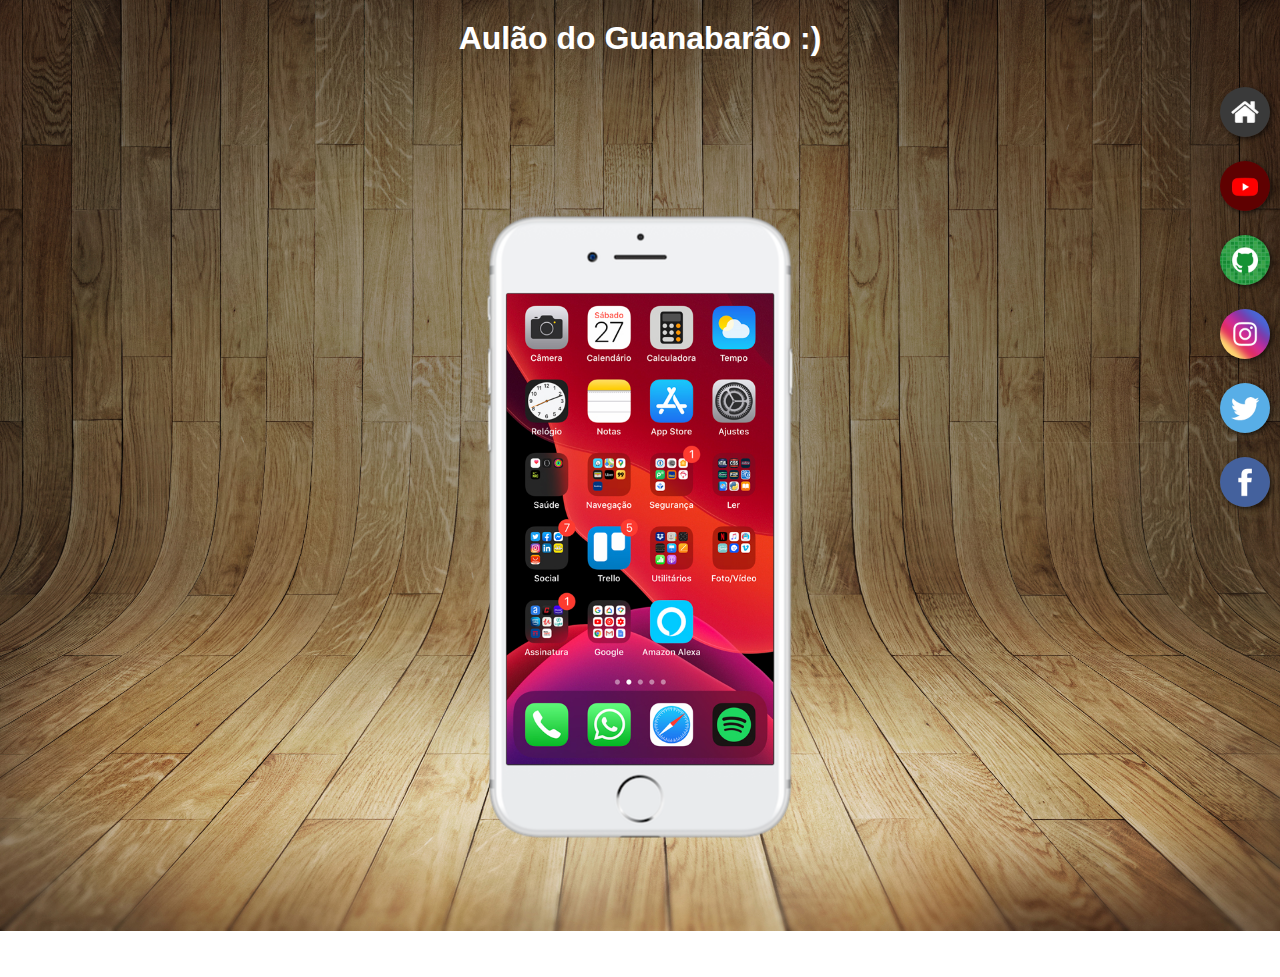
<file: criando um projeto do zero/index.html>
<!DOCTYPE html>
<html lang="pt-br">
<head>
    <meta charset="UTF-8">
    <meta http-equiv="X-UA-Compatible" content="IE=edge">
    <meta name="viewport" content="width=device-width, initial-scale=1.0">
    <link rel="shortcut icon" href="favicon.ico" type="image/x-icon">
    <link rel="stylesheet" href="styles/estilo.css">
    <title>Projeto redes sociais</title>
</head>
<body>
    <h1>Aulão do Guanabarão :)</h1>
    <main>
        <section id="telefone">
            <iframe src="home.html" name="tela" id="tela" frameborder="0">
                <p>Esse recurso não é compativel com o seu</p>
            </iframe>
        </section>
        <section id="redes-sociais">
            <a href="home.html" target="tela"><img src="imagens/logo-home.jpg" alt="Home"></a> <br>
            <a href="youtube.html" target="tela"><img src="imagens/logo-youtube.jpg" alt="Youtube"></a> <br>
            <a href="github.html" target="tela"><img src="imagens/logo-github.jpg" alt="Github"></a> <br>
            <a href="instagram.html" target="tela"><img src="imagens/logo-instagram.jpg" alt="Instagram"></a> <br>
            <a href="twitter.html" target="tela"><img src="imagens/logo-twitter.jpg" alt="Twitter"></a> <br>
            <a href="facebook.html" target="tela"><img src="imagens/logo-facebook.jpg" alt="Facebook"></a> <br>
        </section>
    </main>
</body>
</html>
</file>
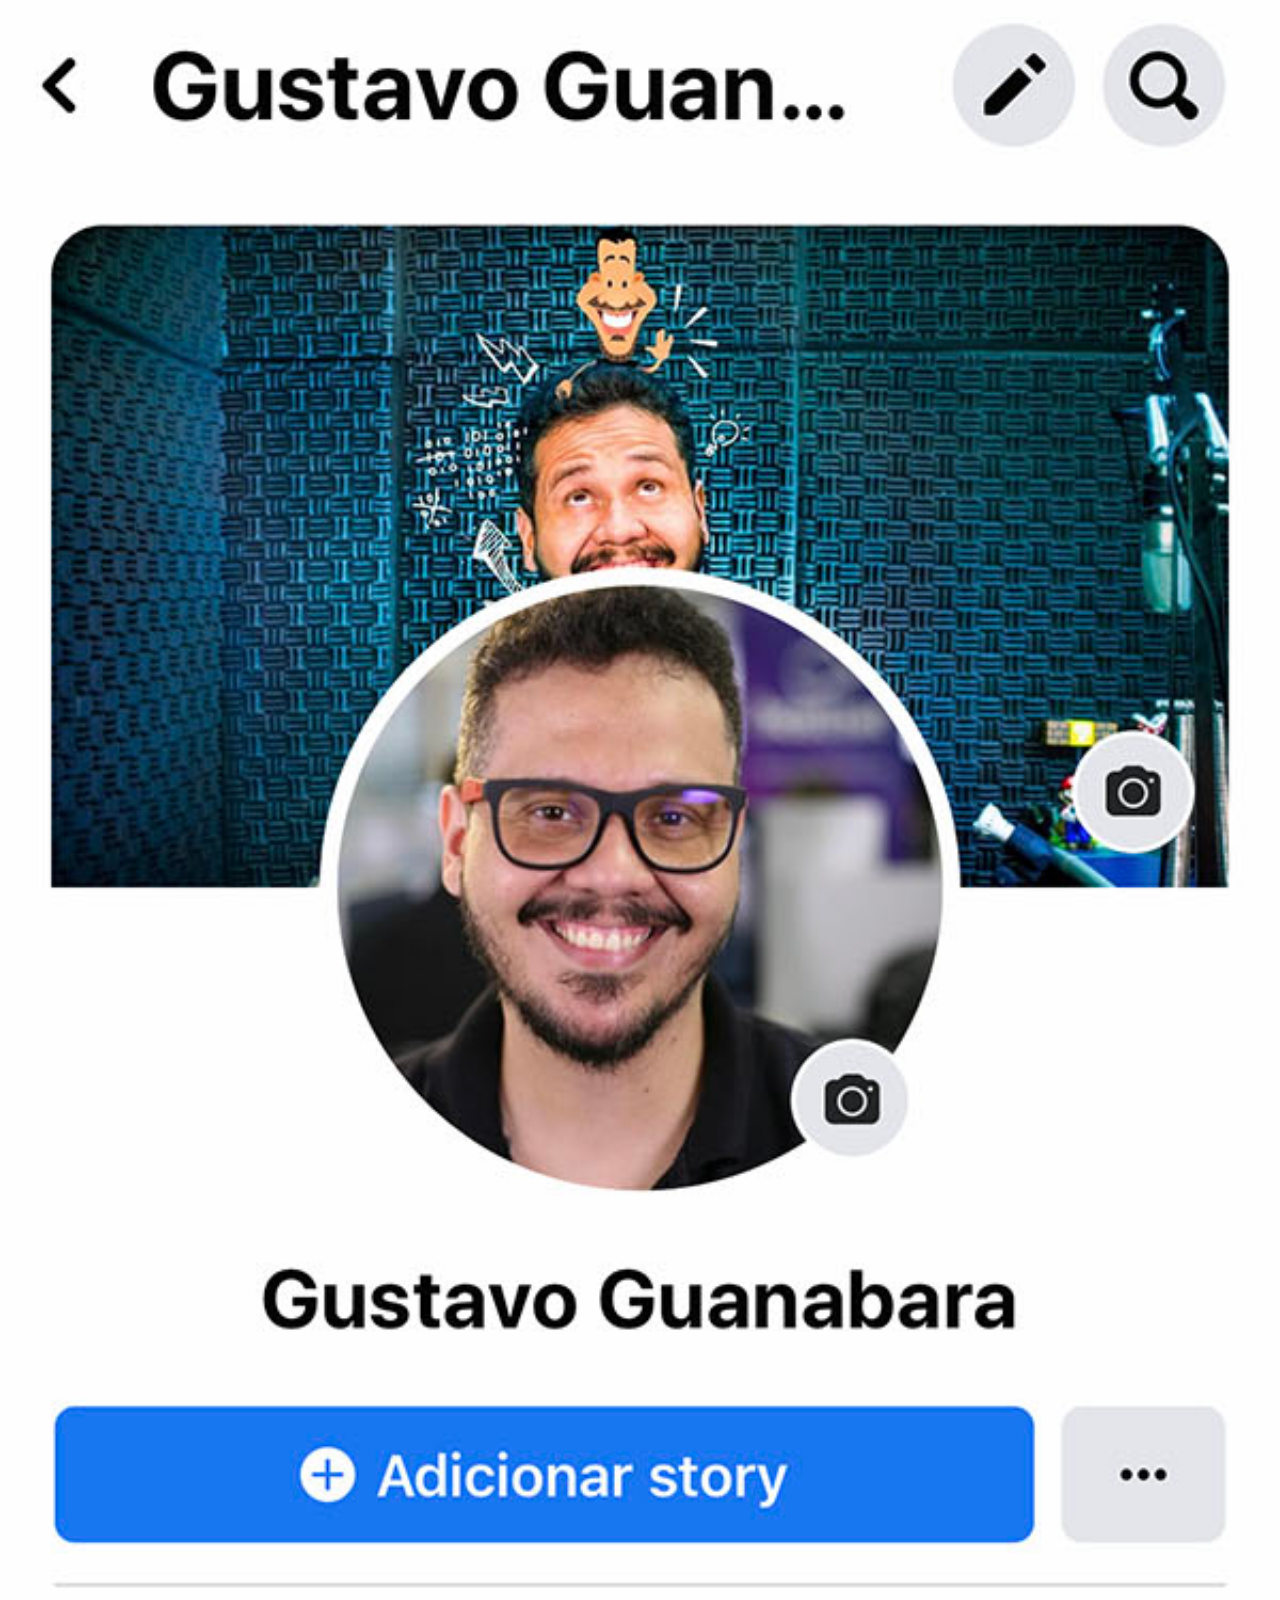
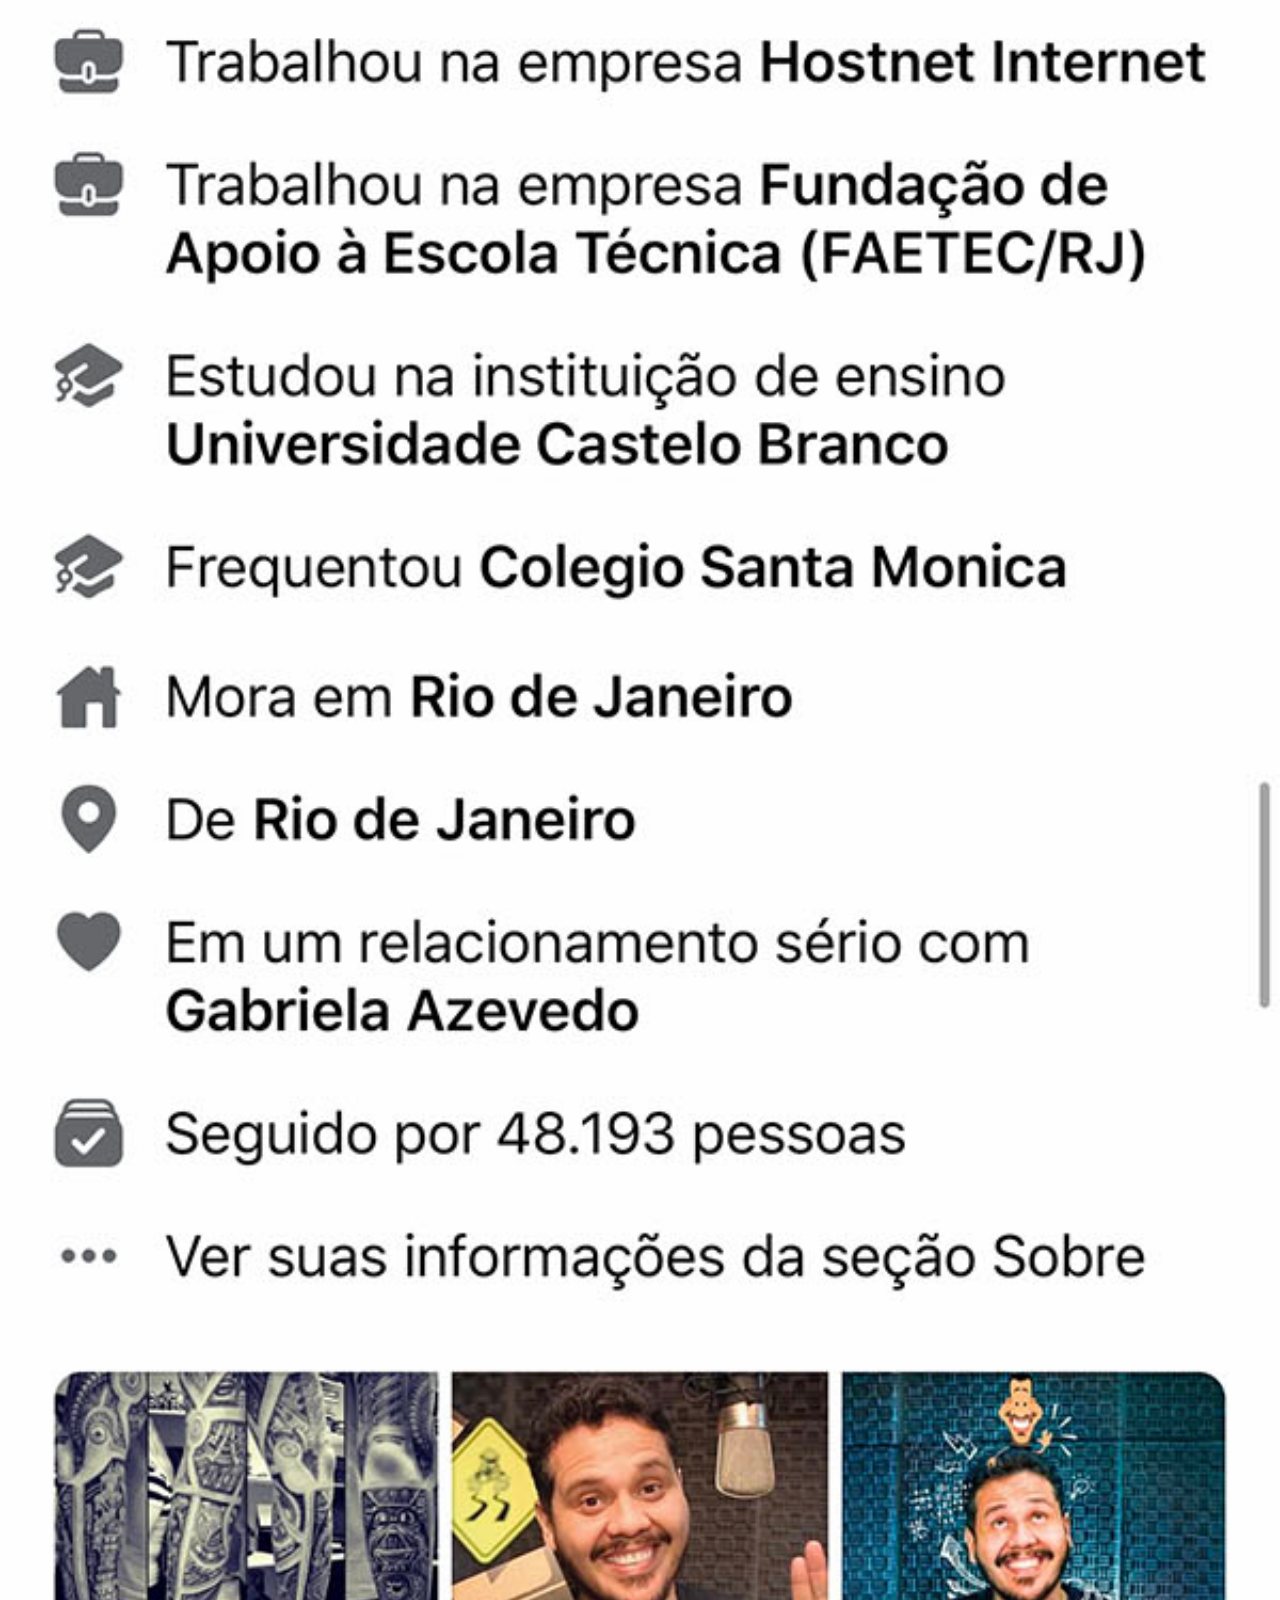
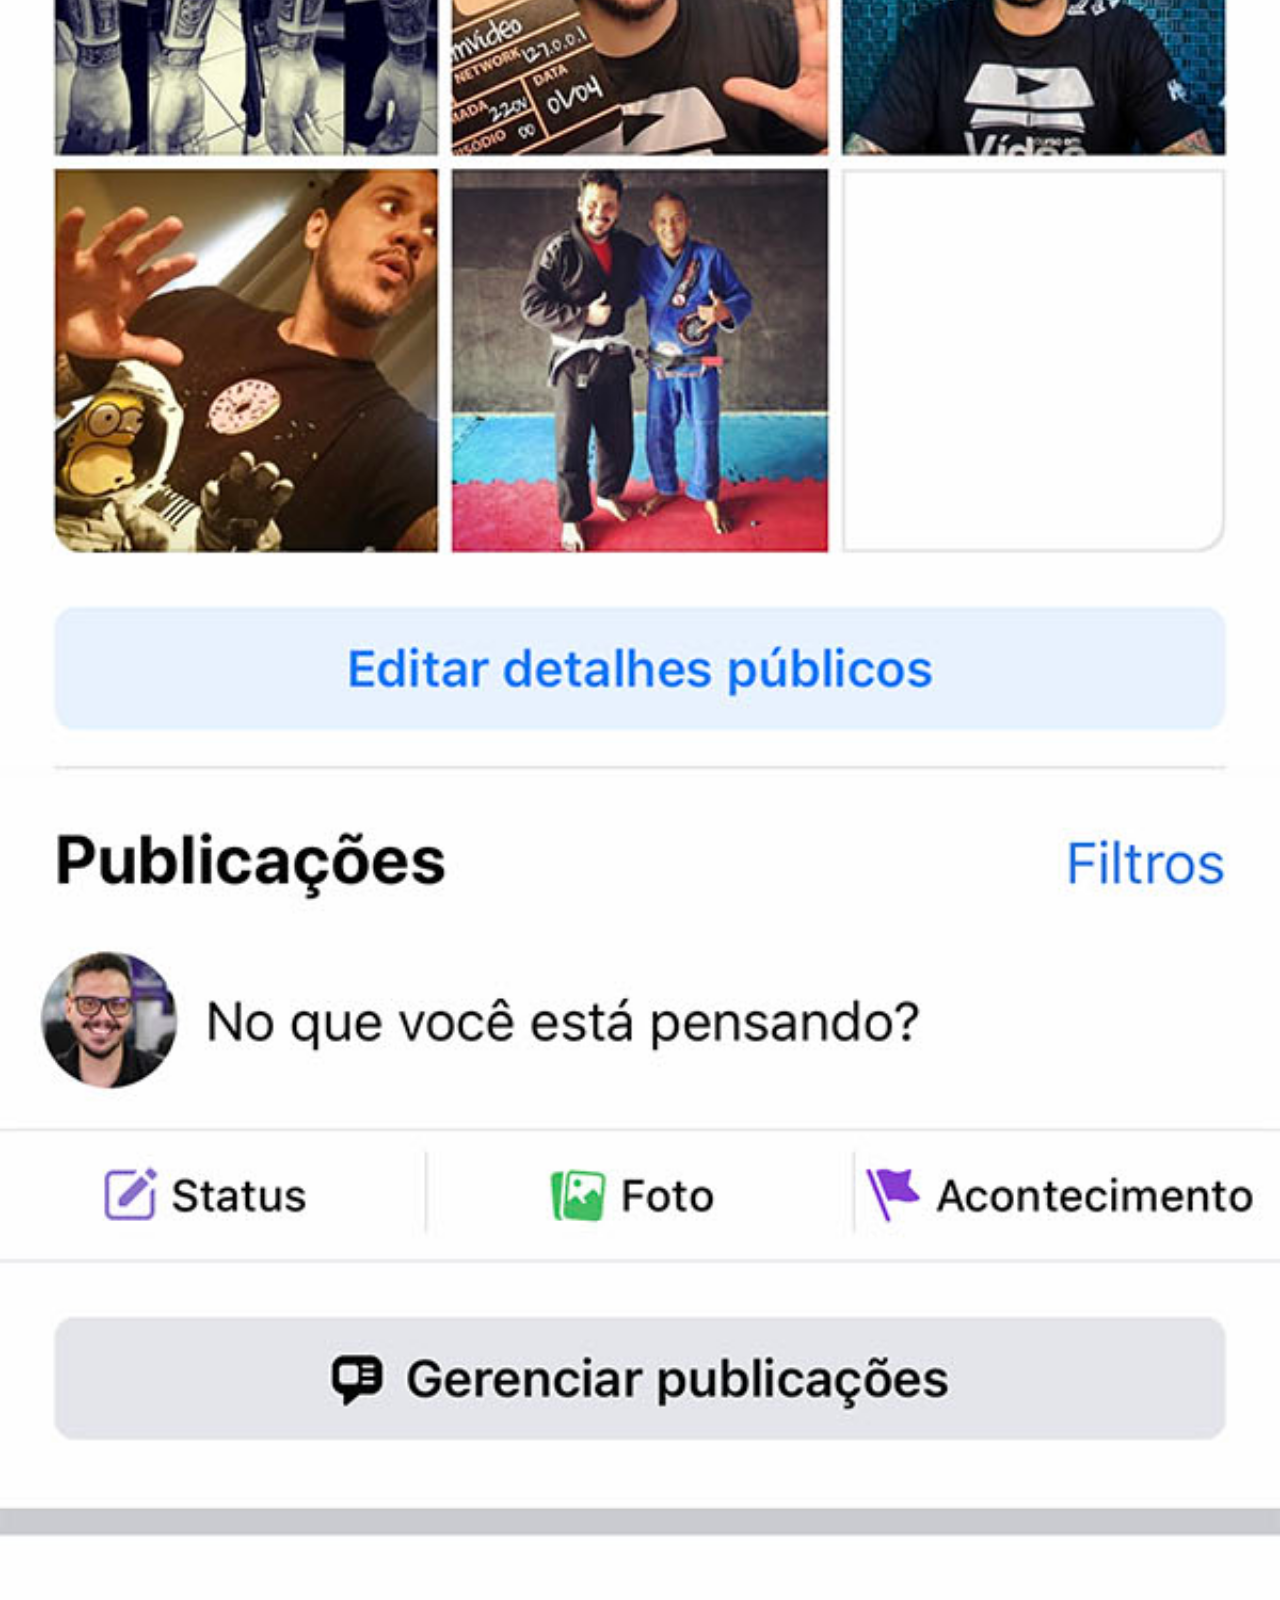
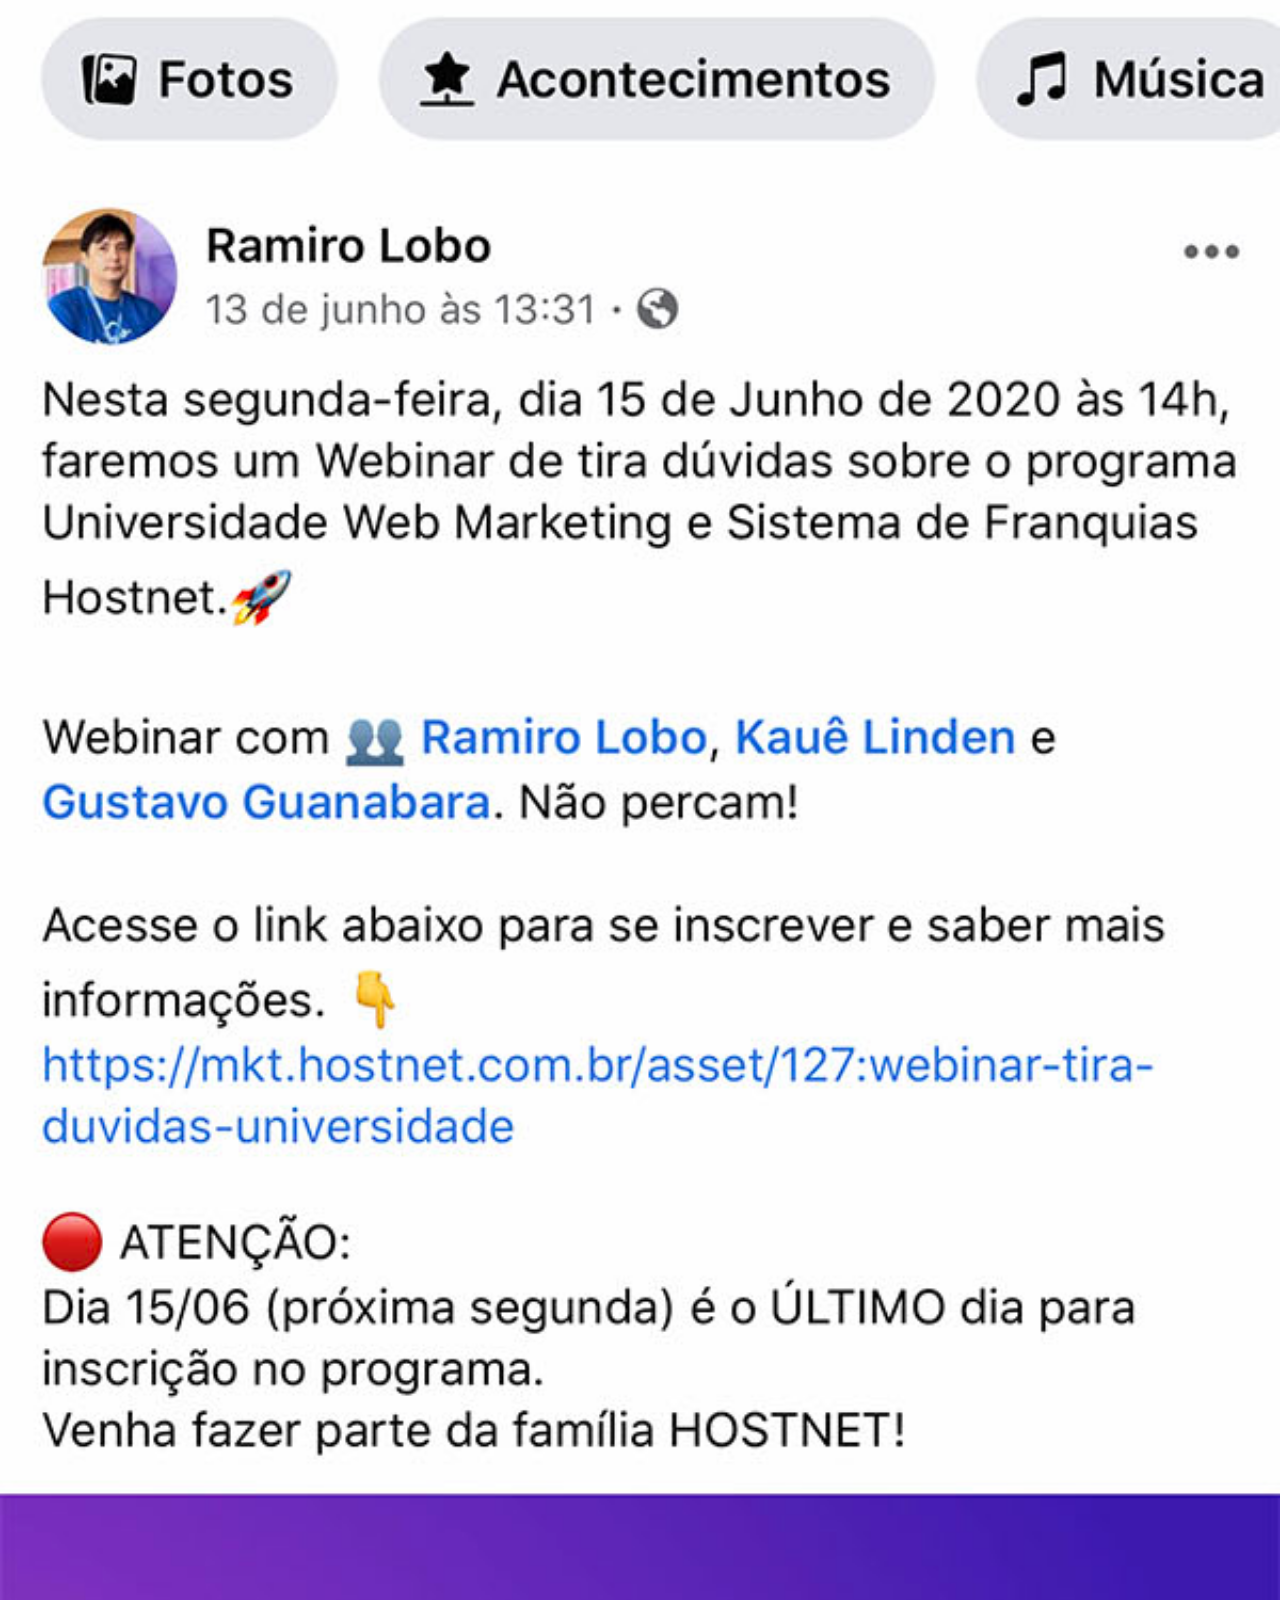
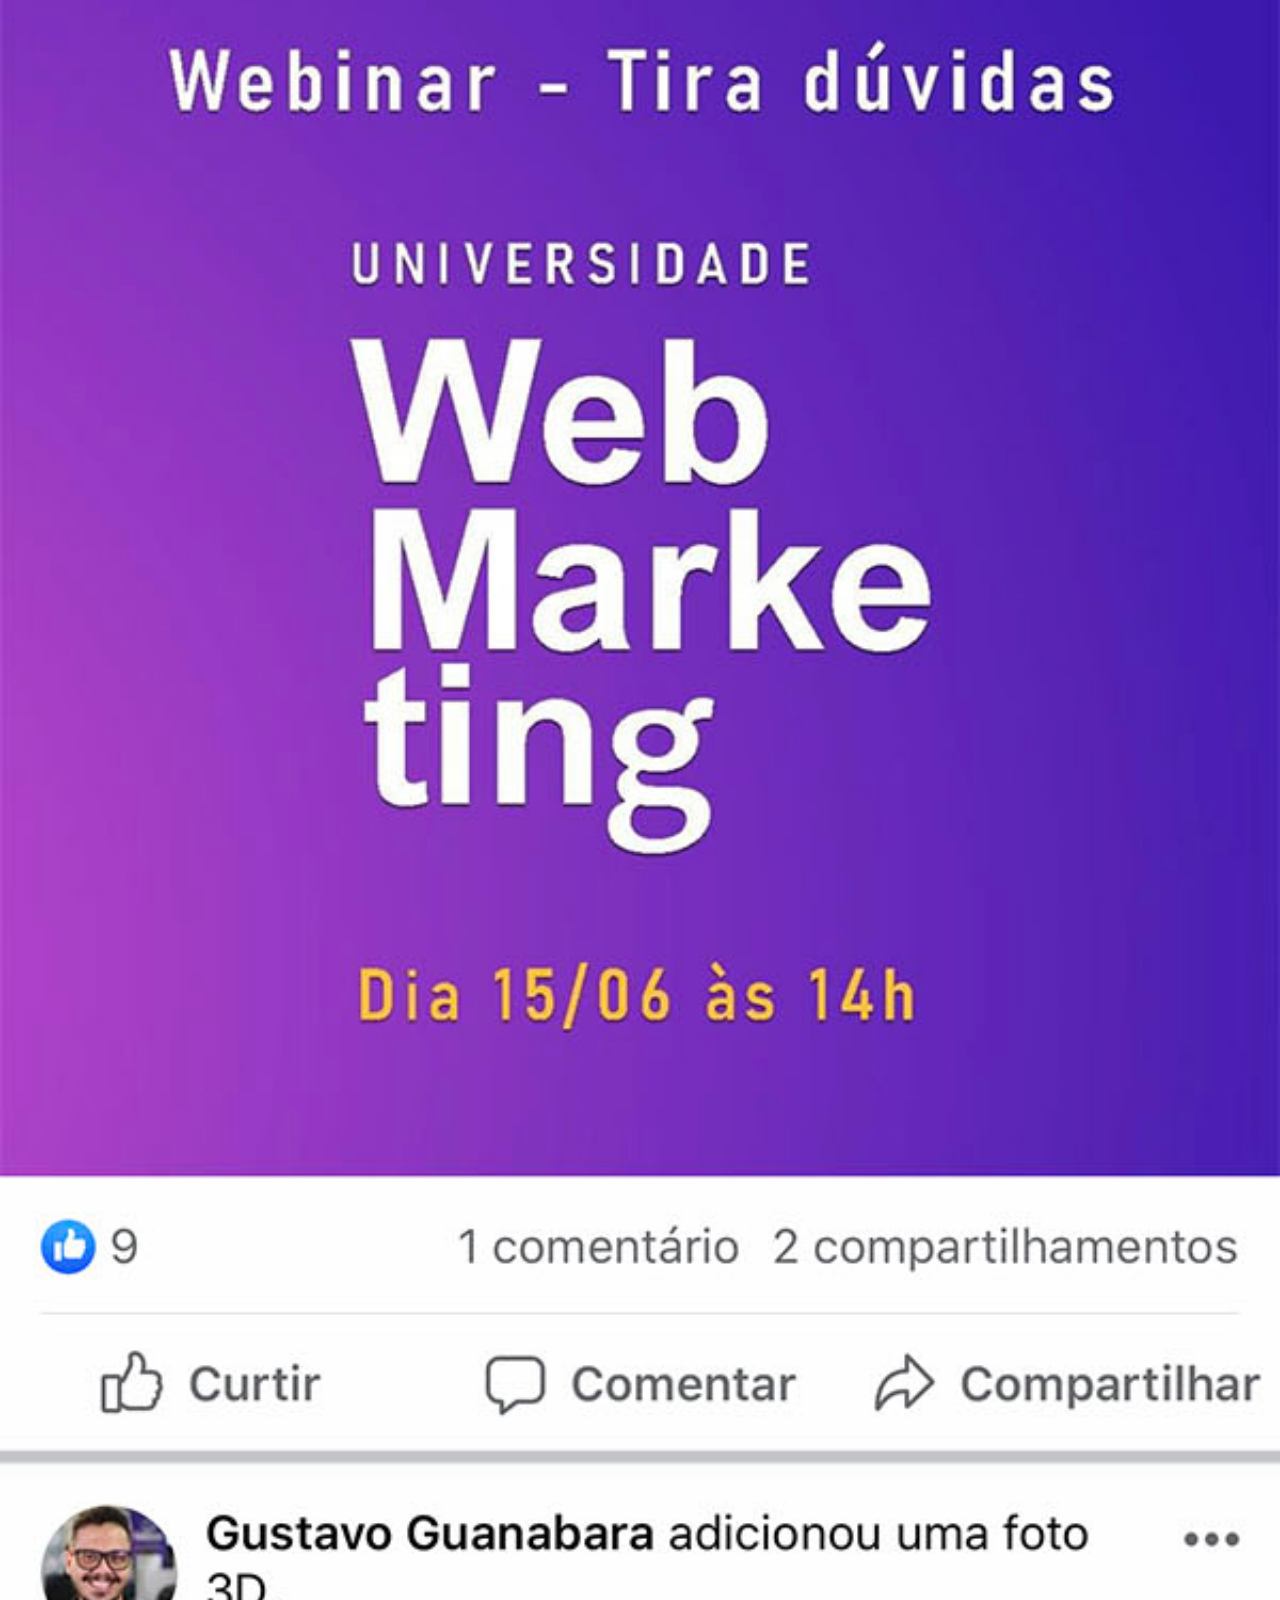
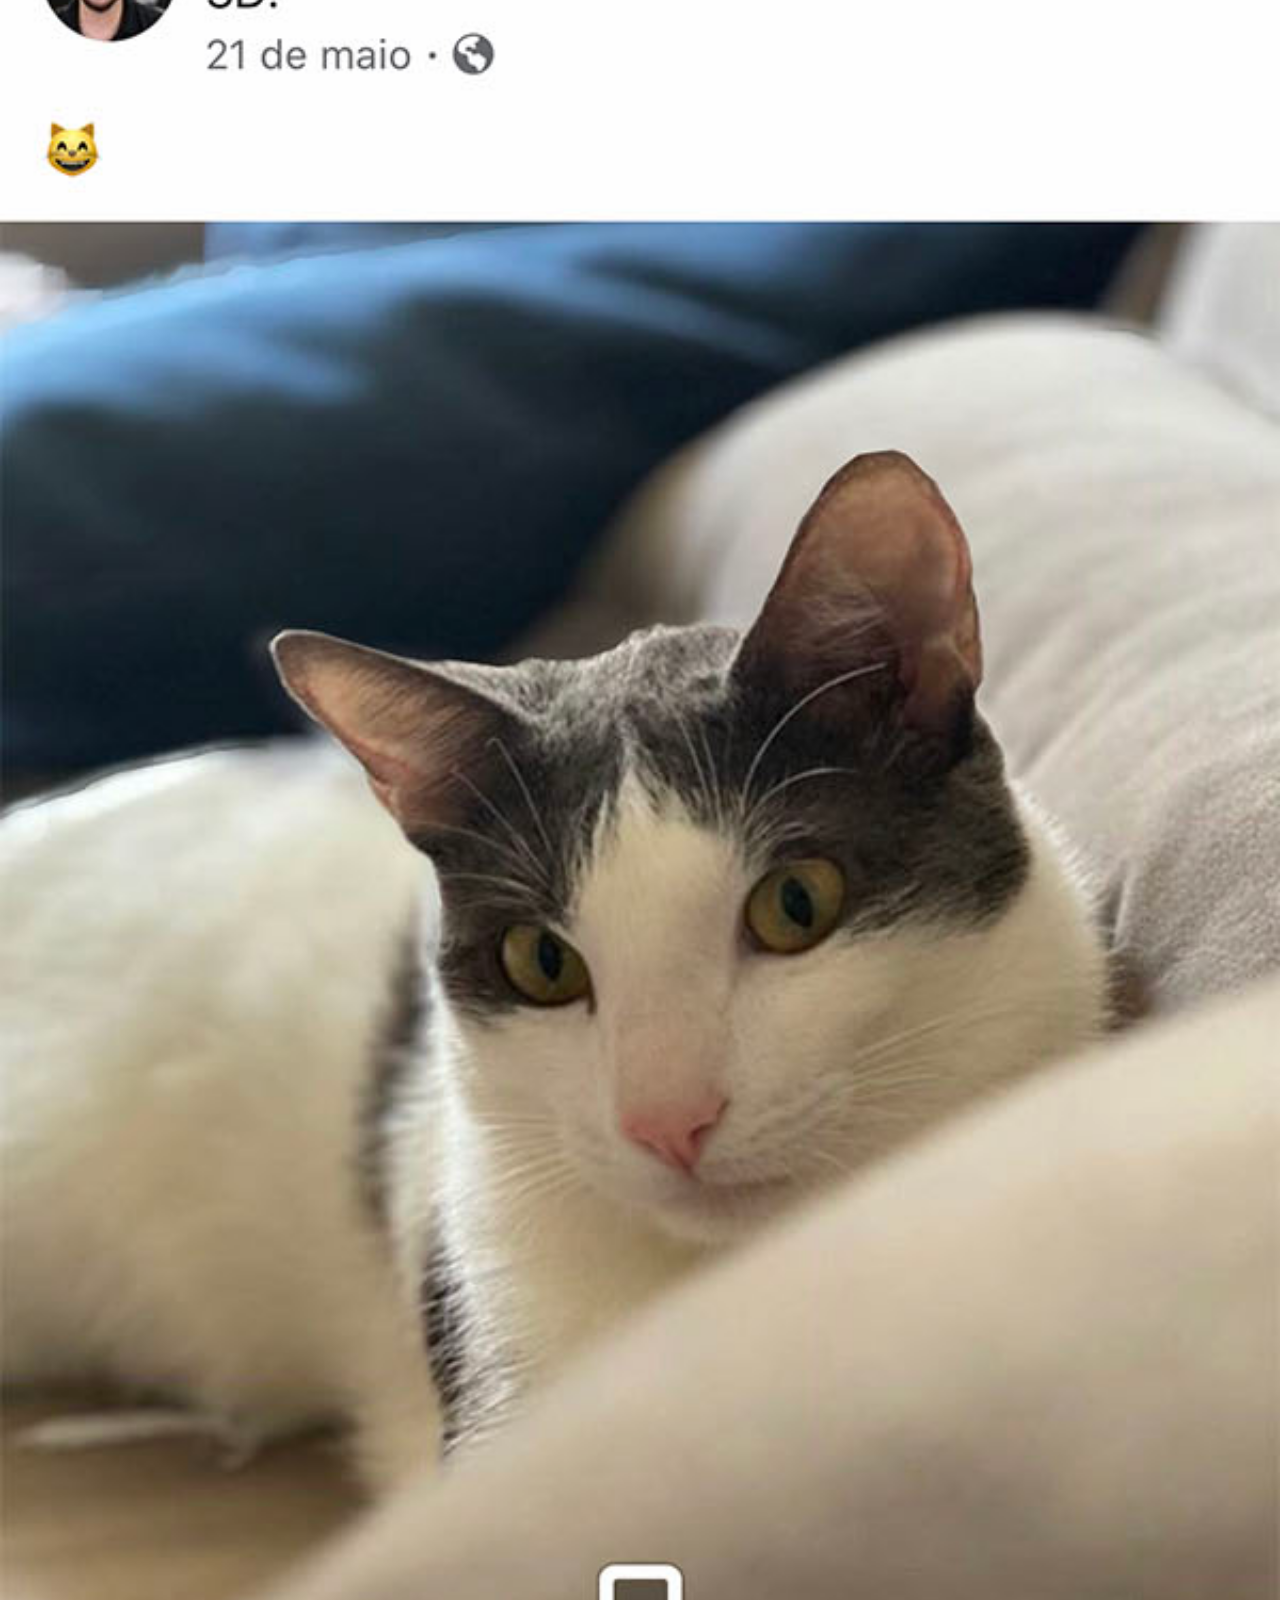
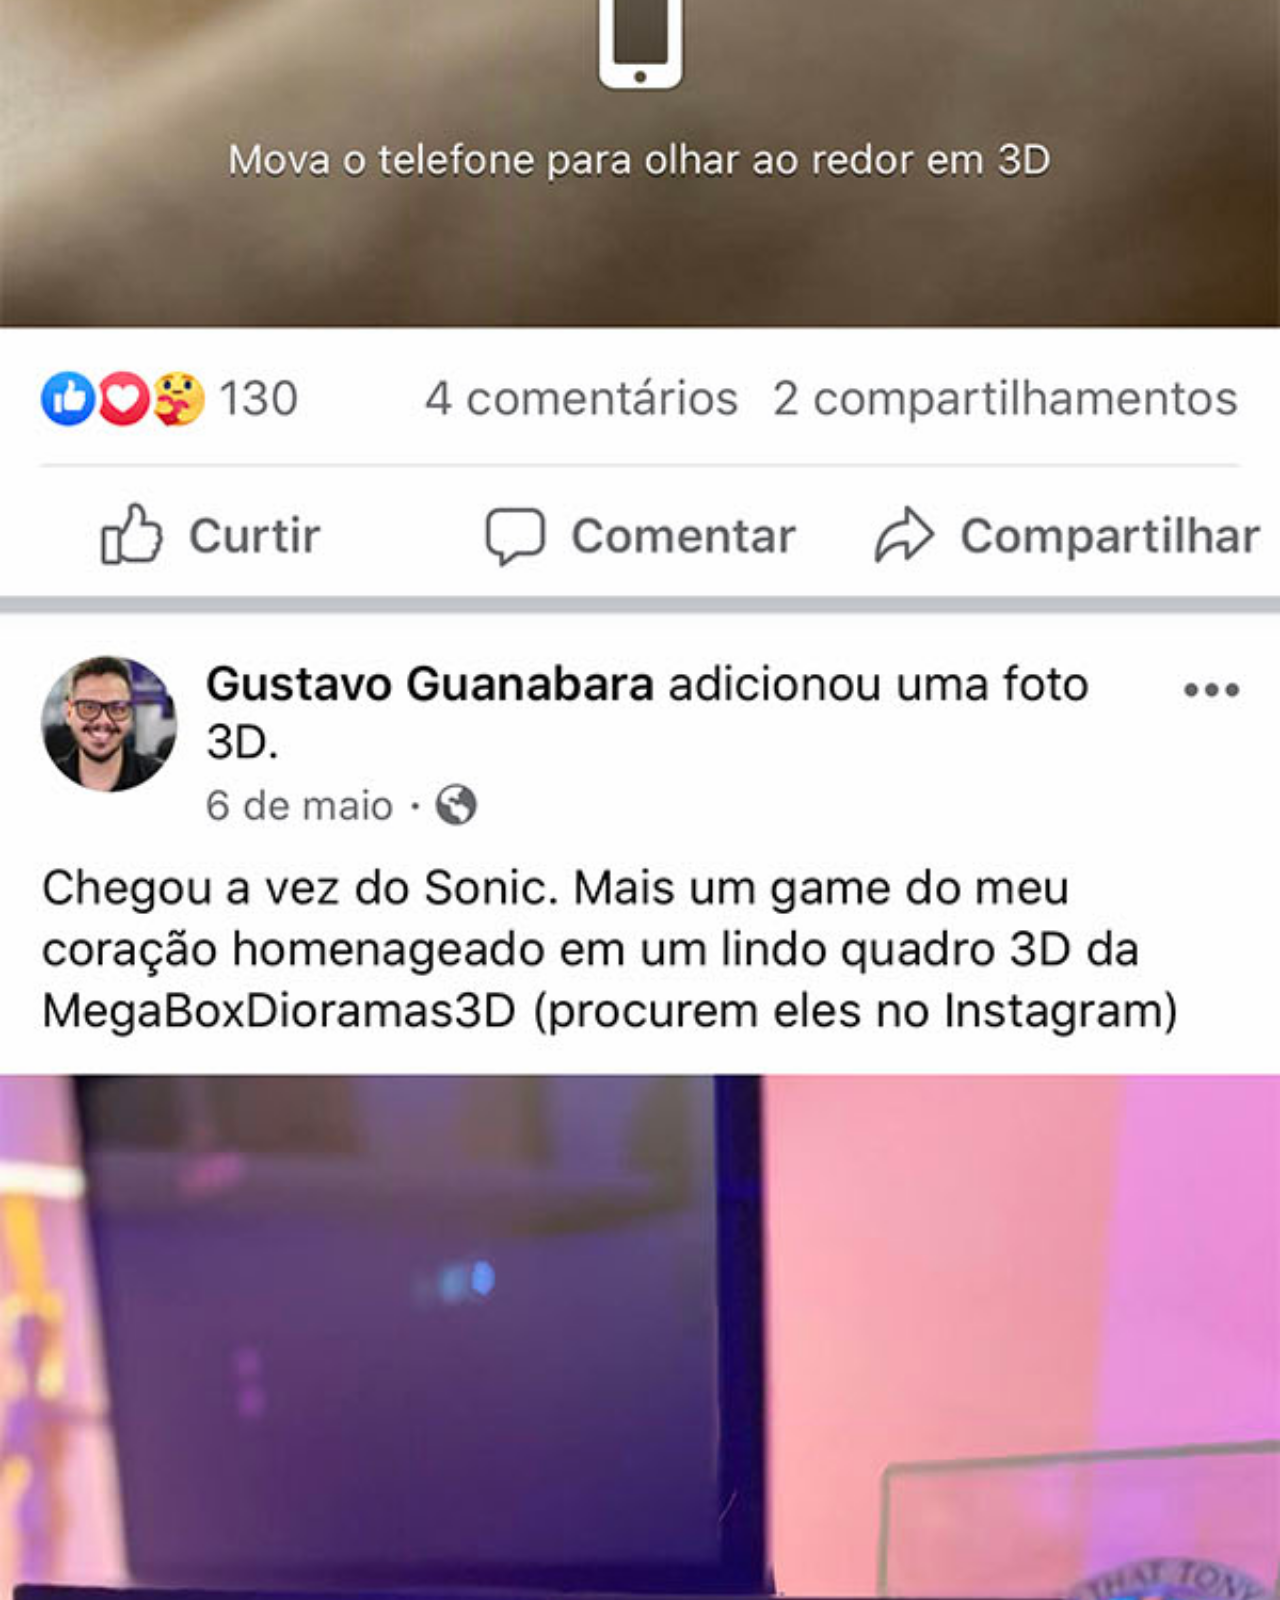
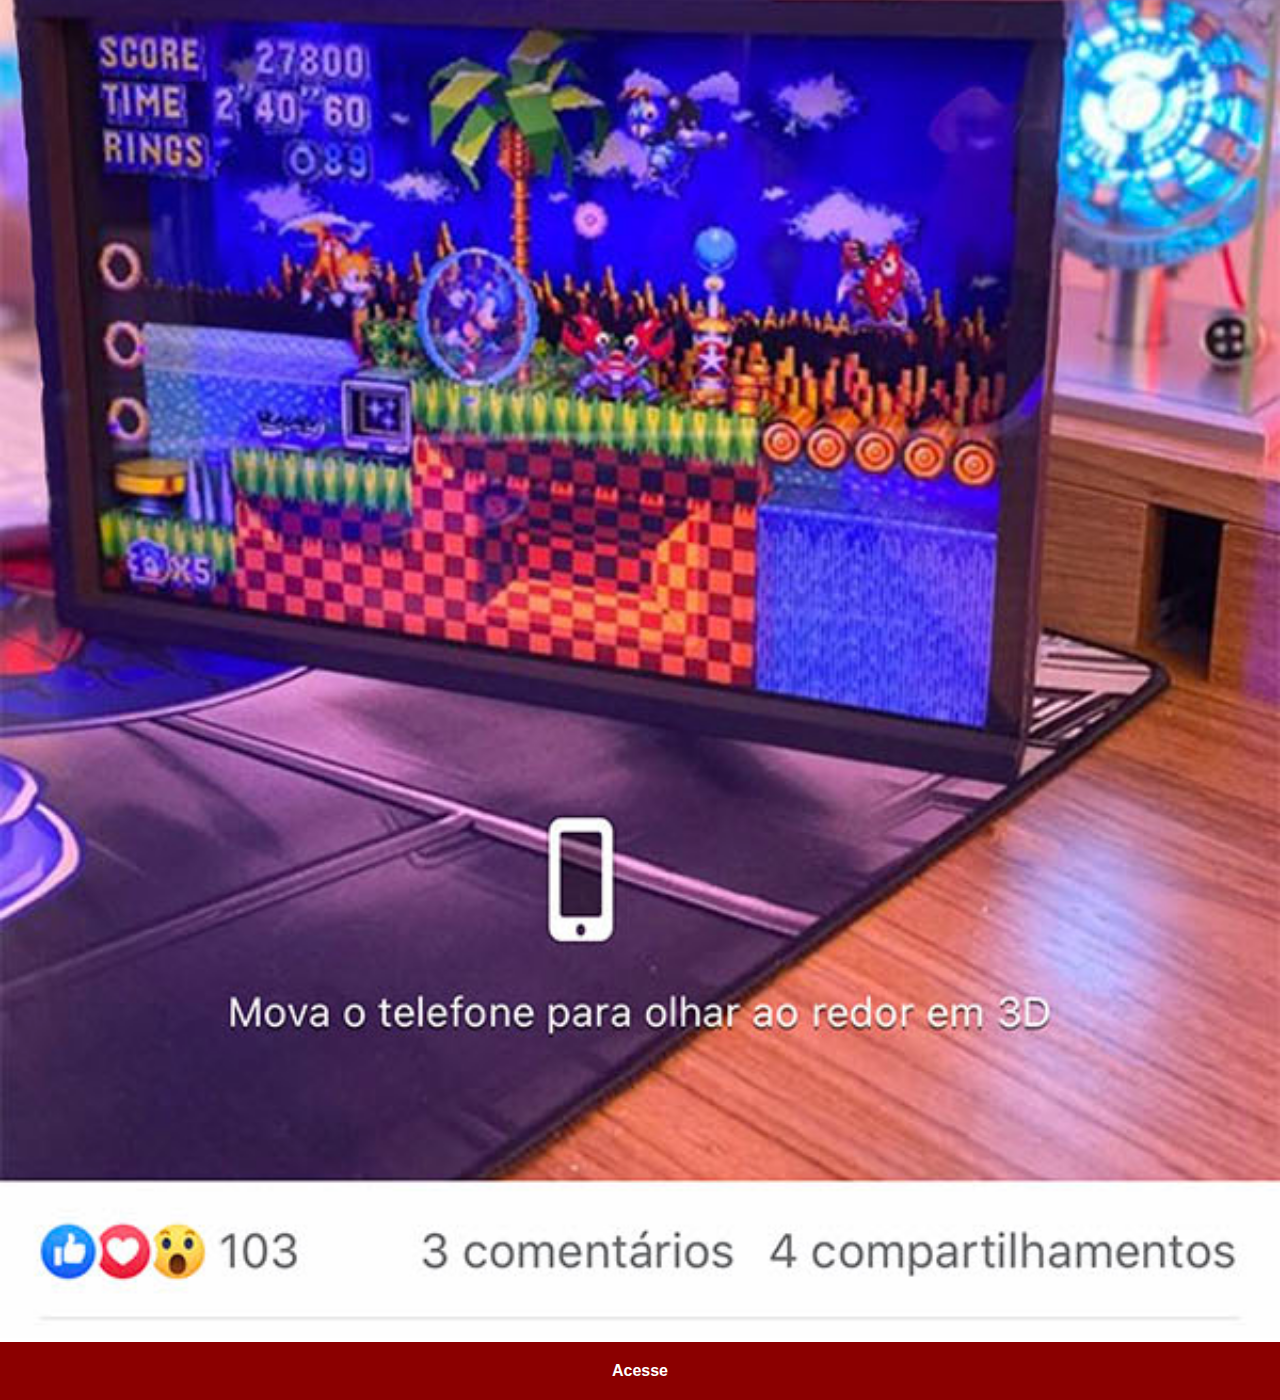
<file: criando um projeto do zero/facebook.html>
<!DOCTYPE html>
<html lang="pt-br">
<head>
    <meta charset="UTF-8">
    <meta http-equiv="X-UA-Compatible" content="IE=edge">
    <meta name="viewport" content="width=device-width, initial-scale=1.0">
    <link rel="stylesheet" href="styles/sociais.css">
    <title>Facebook</title>
</head>
<body>
    <img src="imagens/tela-facebook.jpg" alt="Facebook">
    <a href="#" target="_blank"> Acesse</a>
</body>
</html>
</file>
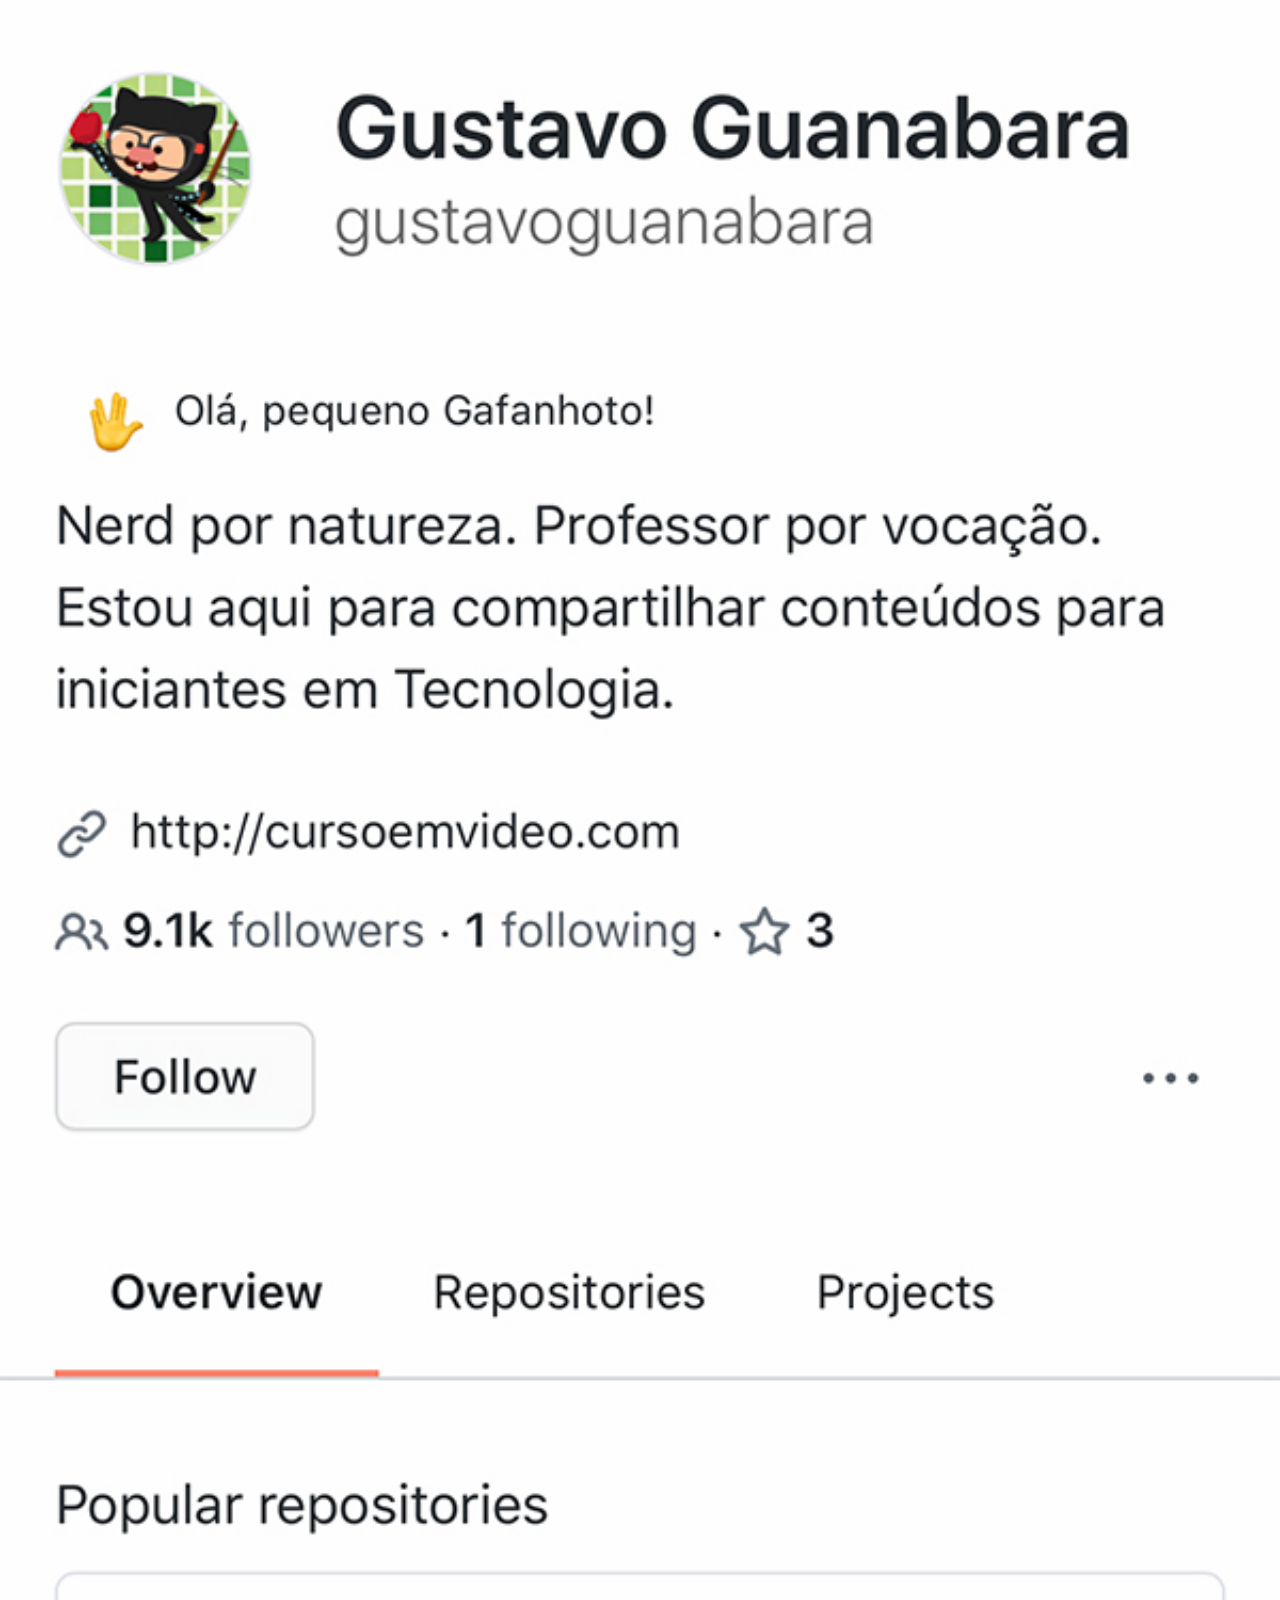
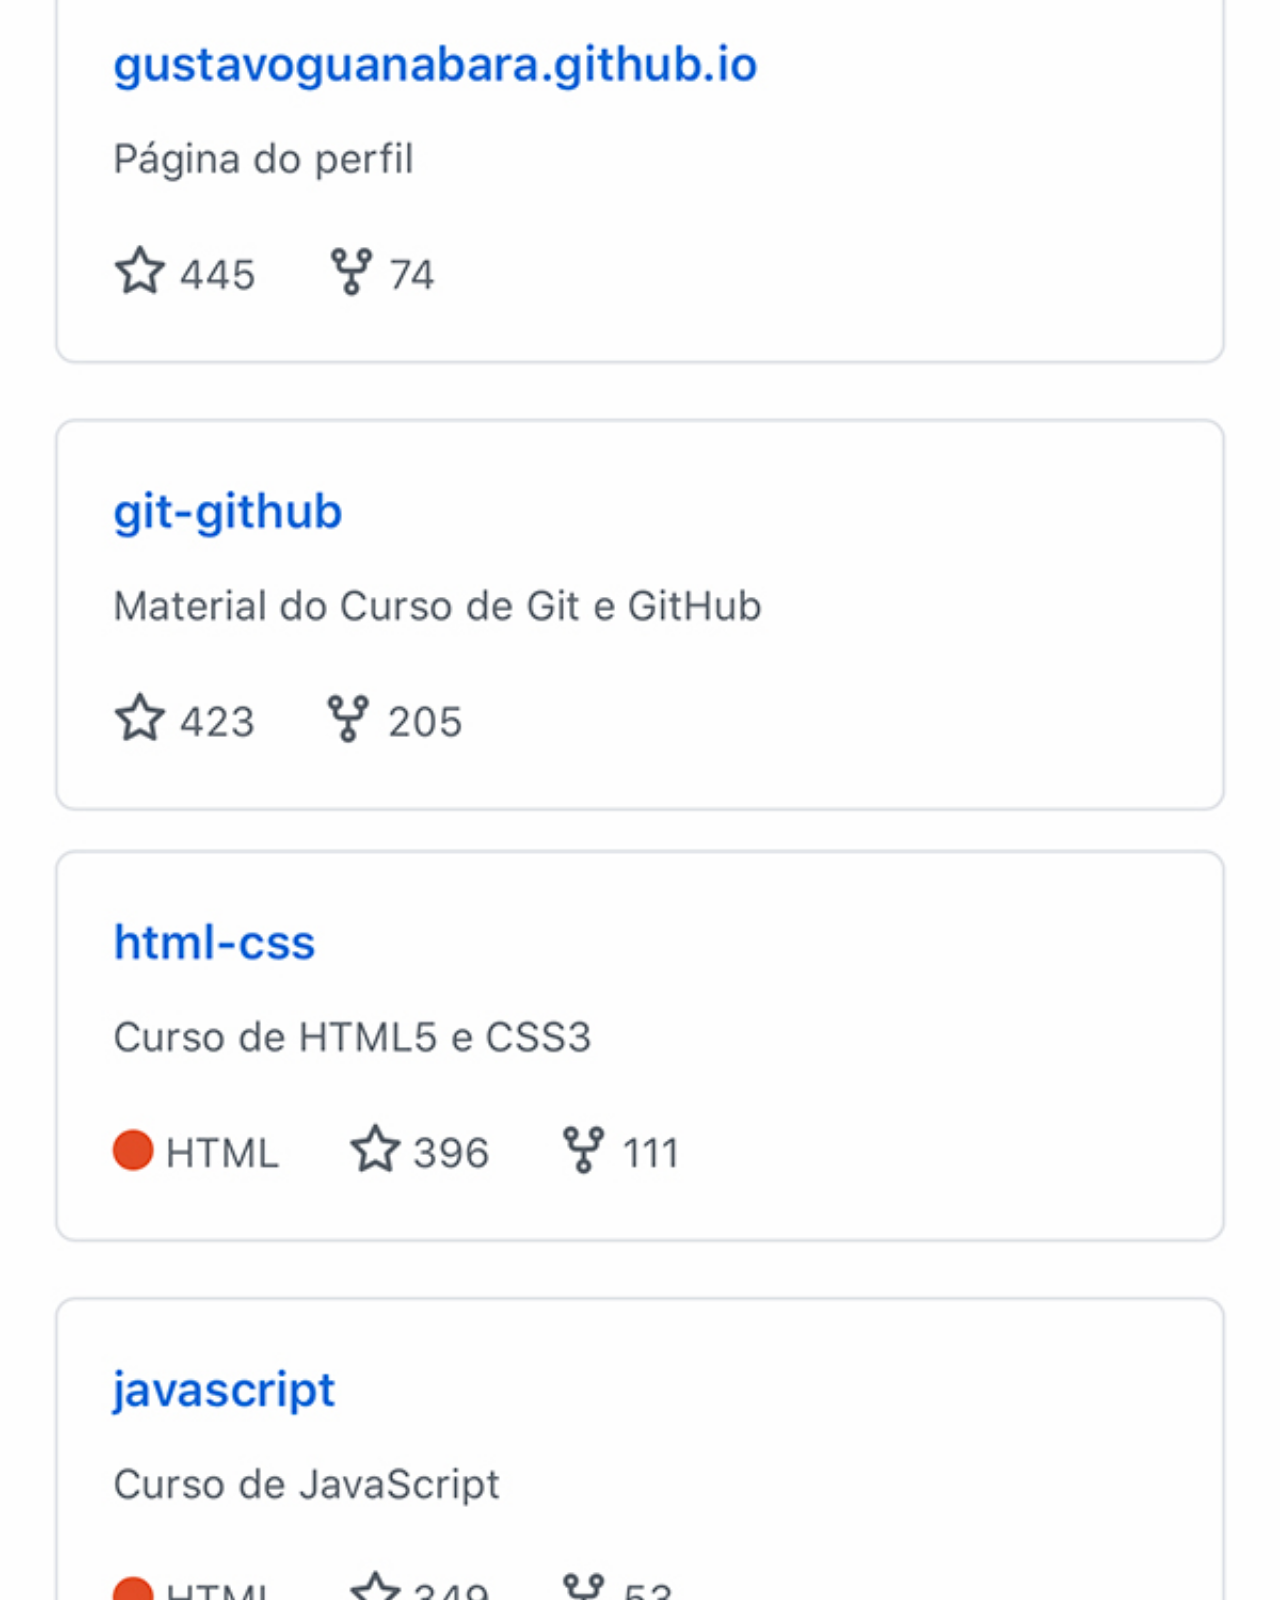
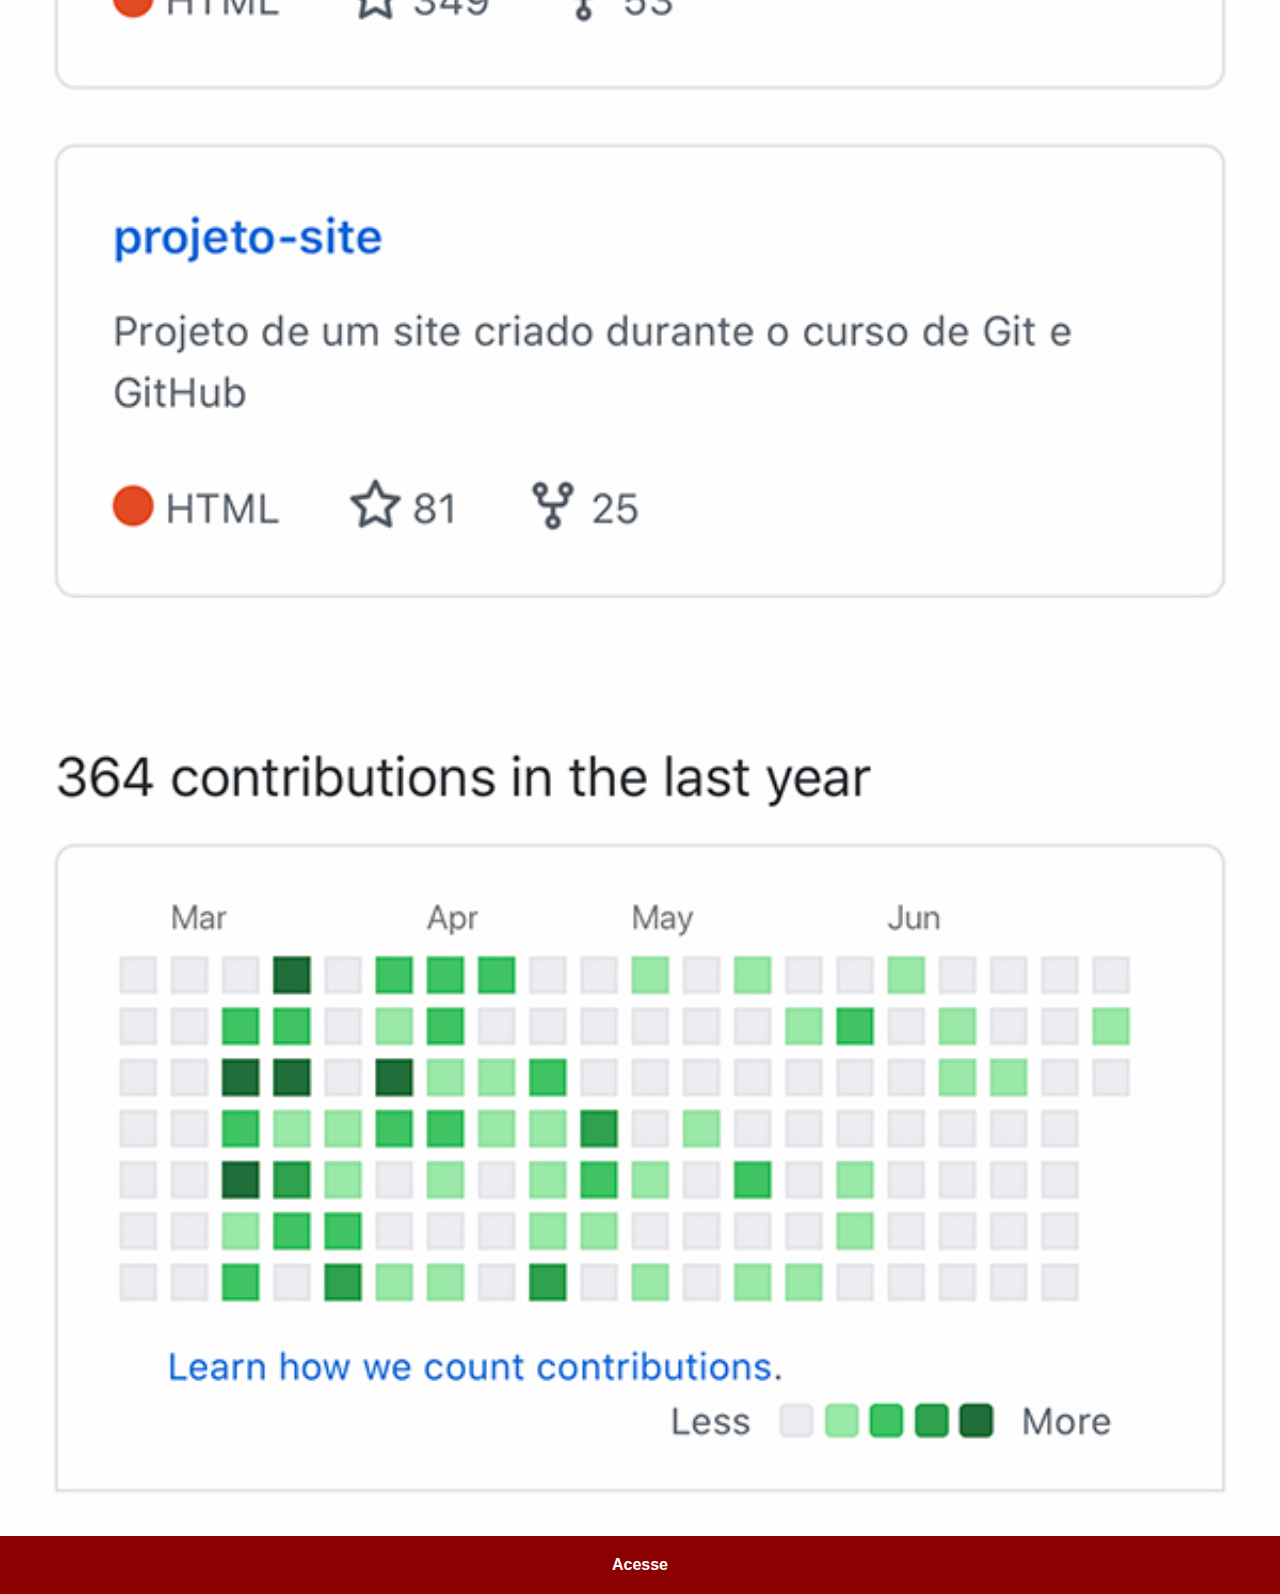
<file: criando um projeto do zero/github.html>
<!DOCTYPE html>
<html lang="pt-br">
<head>
    <meta charset="UTF-8">
    <meta http-equiv="X-UA-Compatible" content="IE=edge">
    <meta name="viewport" content="width=device-width, initial-scale=1.0">
    <link rel="stylesheet" href="styles/sociais.css">
    <title>Github</title>
</head>
<body>
    <img src="imagens/tela-github.jpg" alt="Github">
    <a href="#" target="_blank"> Acesse</a>
</body>
</html>
</file>
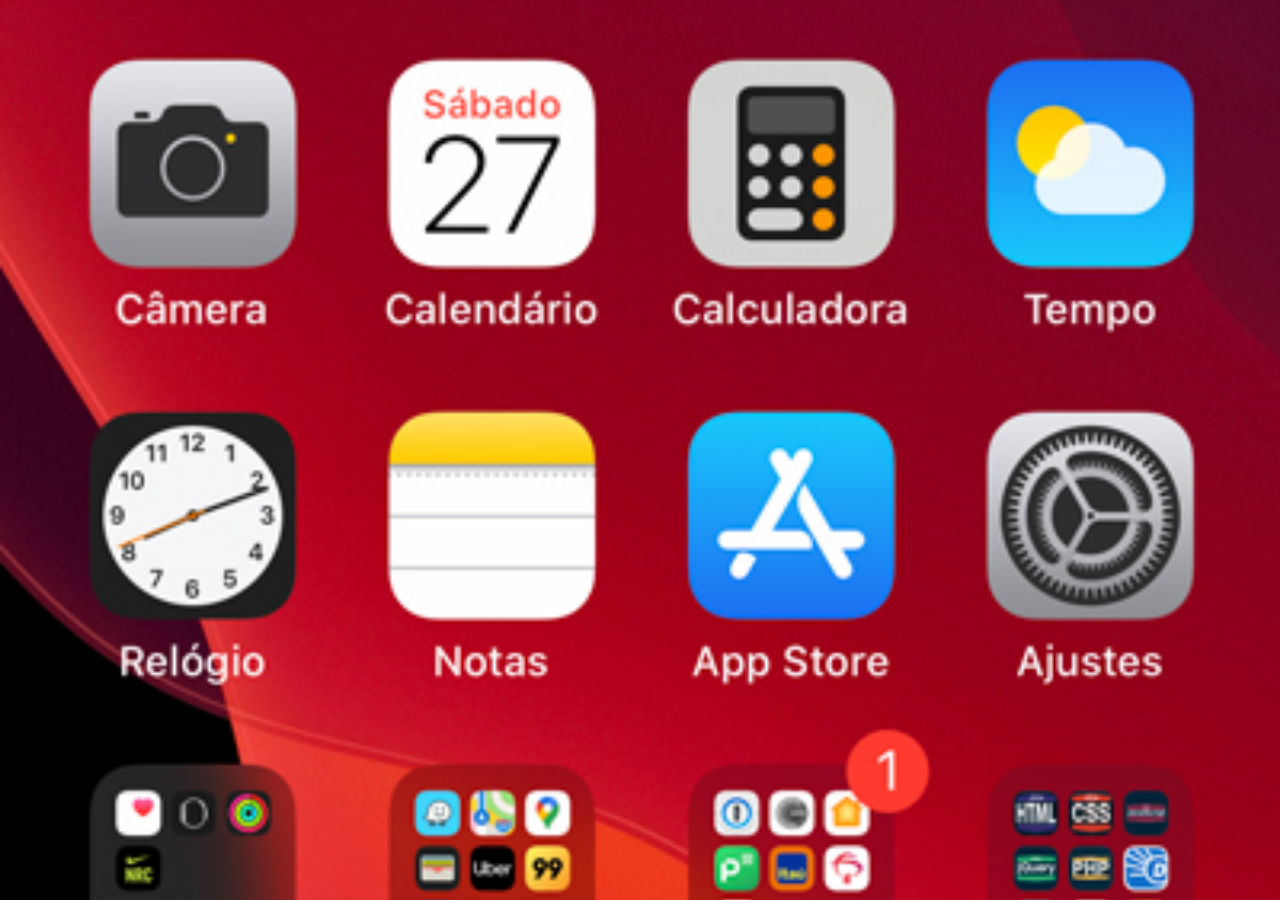
<file: criando um projeto do zero/home.html>
<!DOCTYPE html>
<html lang="pt-br">
<head>
    <meta charset="UTF-8">
    <meta http-equiv="X-UA-Compatible" content="IE=edge">
    <meta name="viewport" content="width=device-width, initial-scale=1.0">
    <title>Home</title>
    <style>
        * {
            padding: 0px;
            margin: 0px;
        }

        body {
            width: 100vw;
            height: 100vh;
            background: black url('imagens/tela-home.jpg') no-repeat top center;
            background-size: cover;
        }
    </style>
</head>
<body>
    
</body>
</html>
</file>
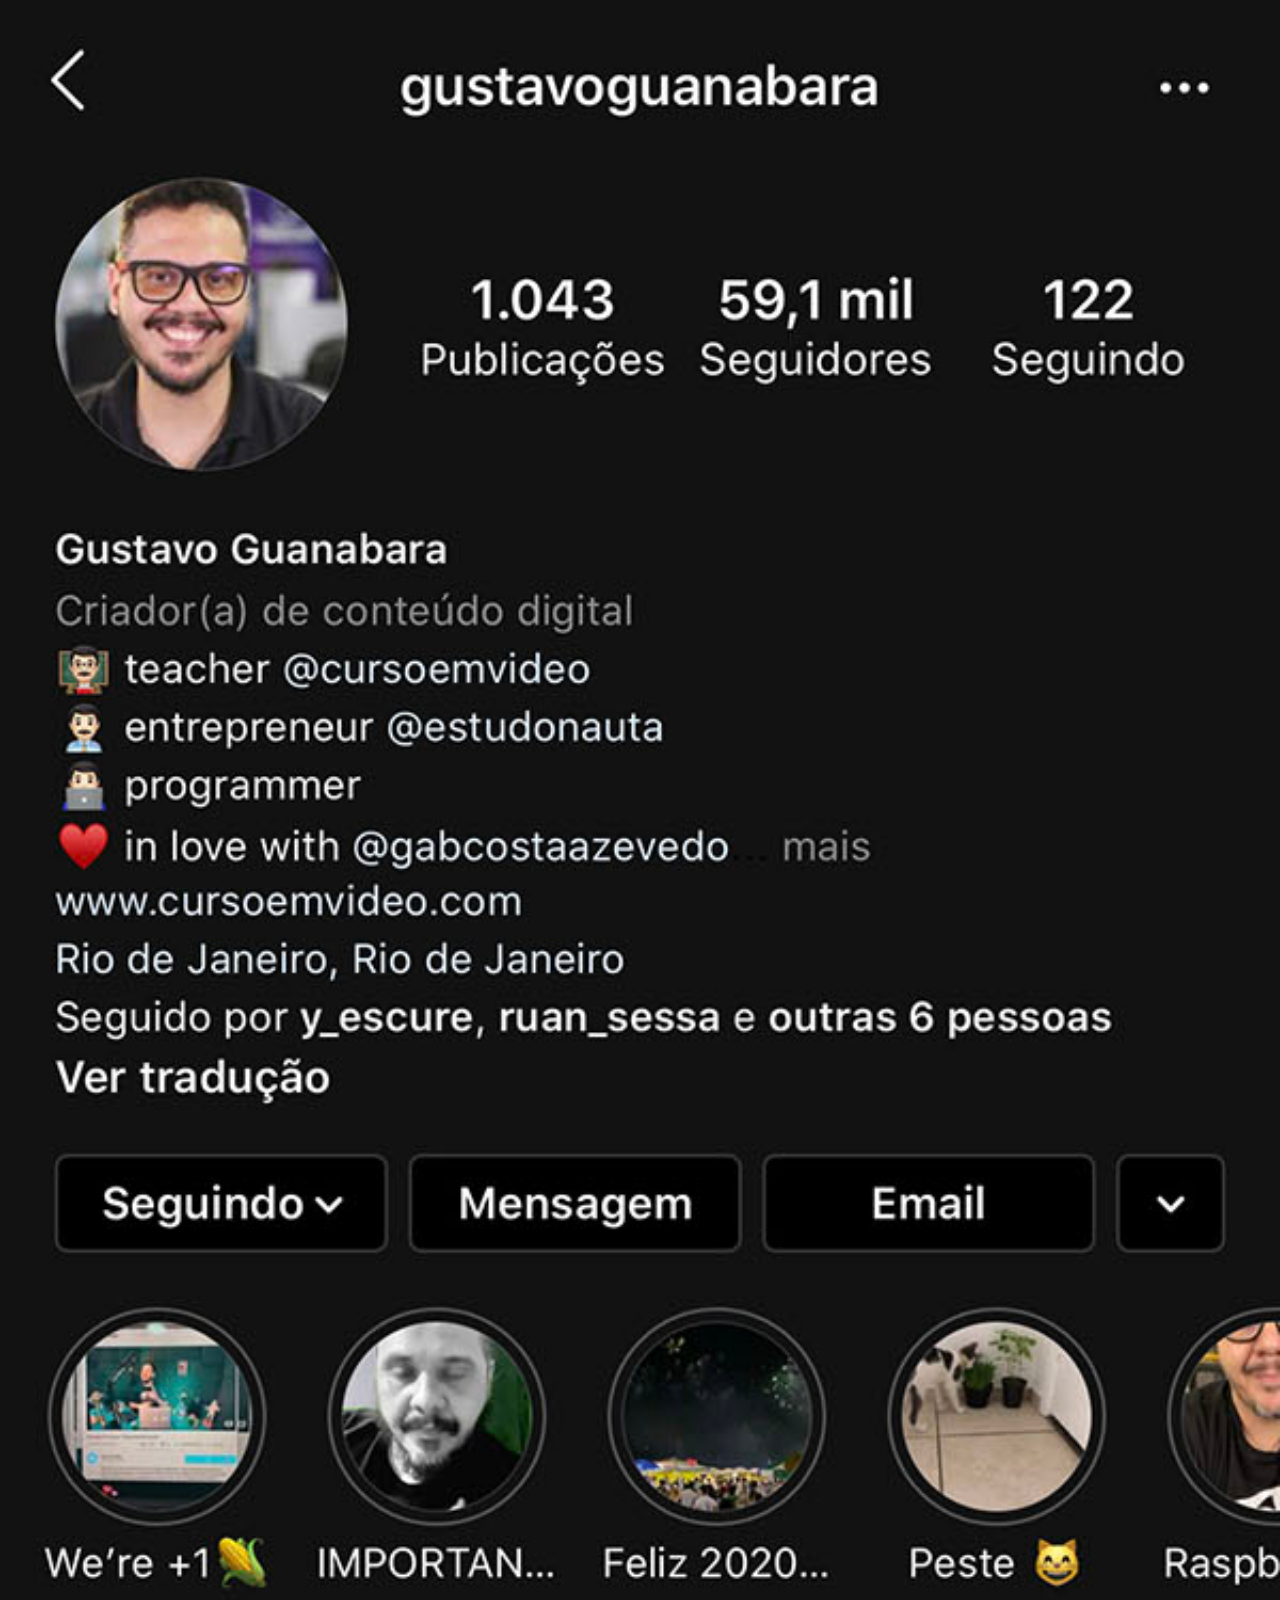
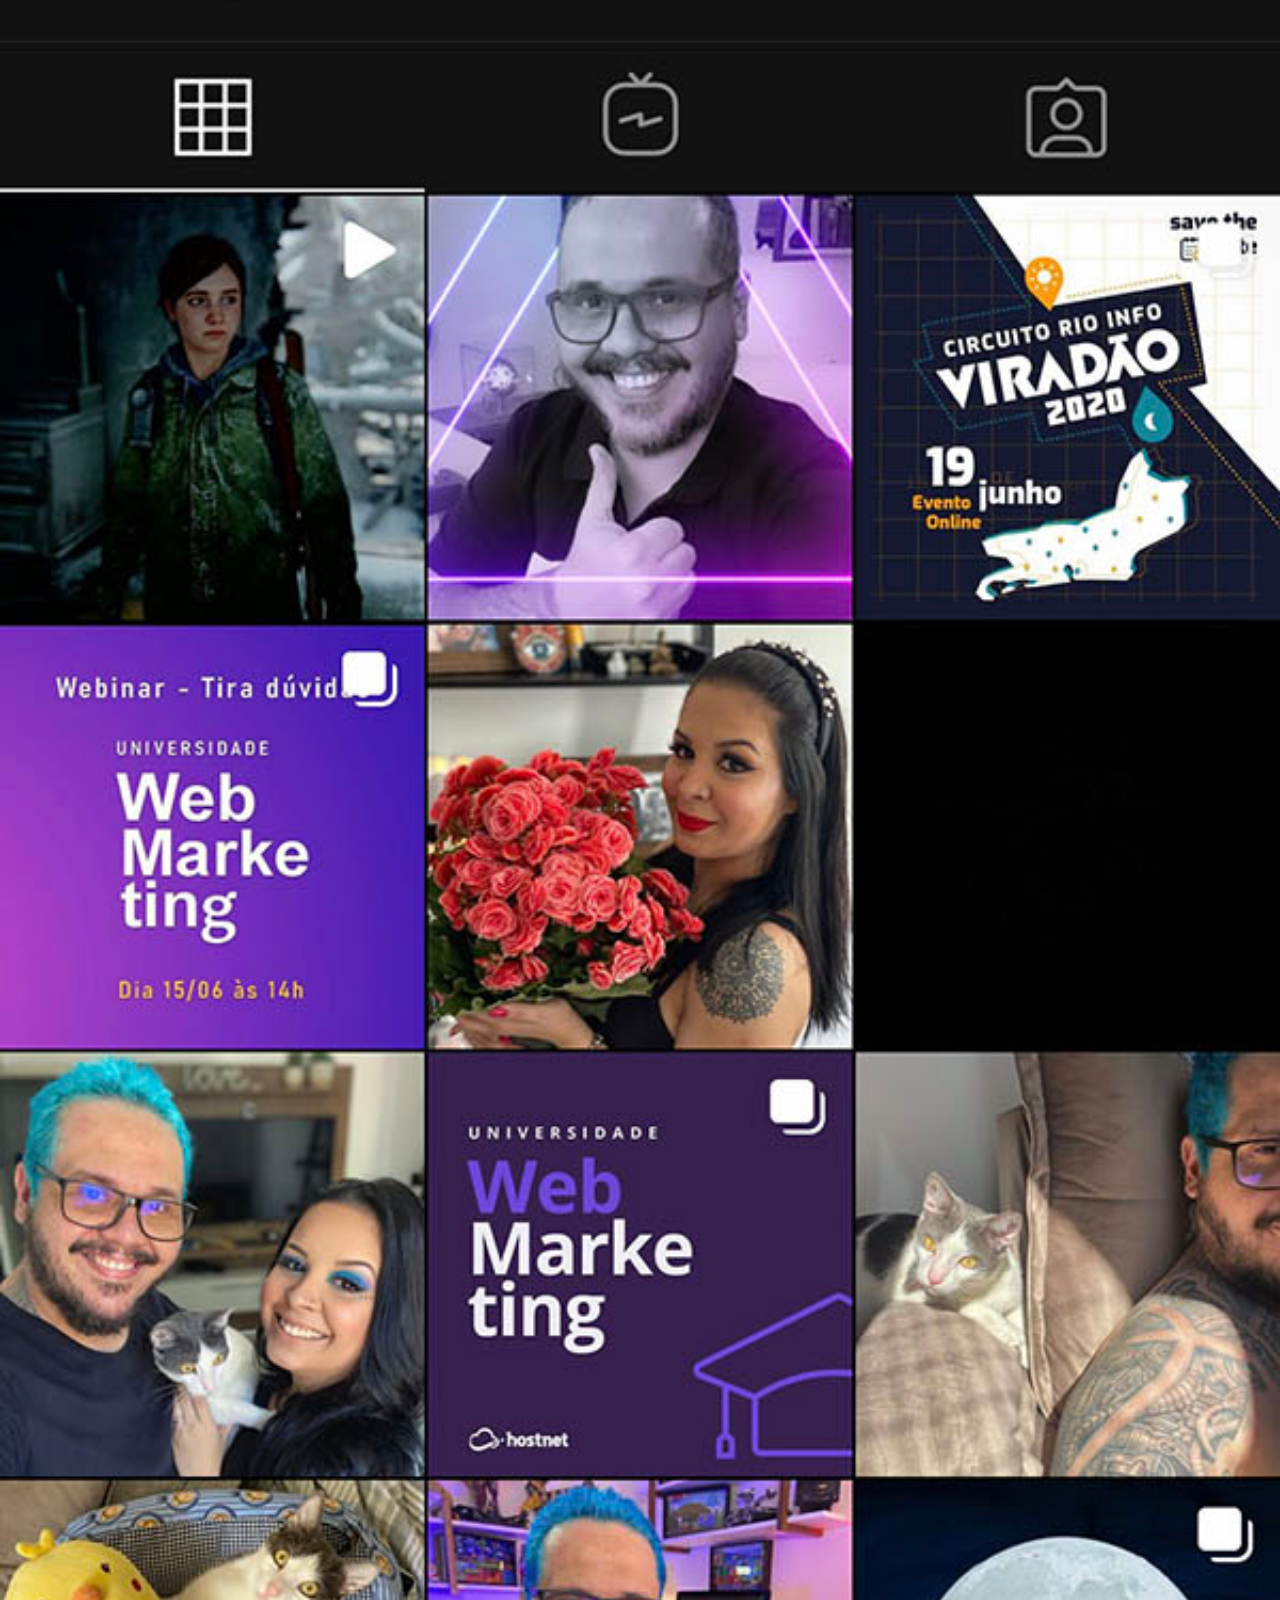
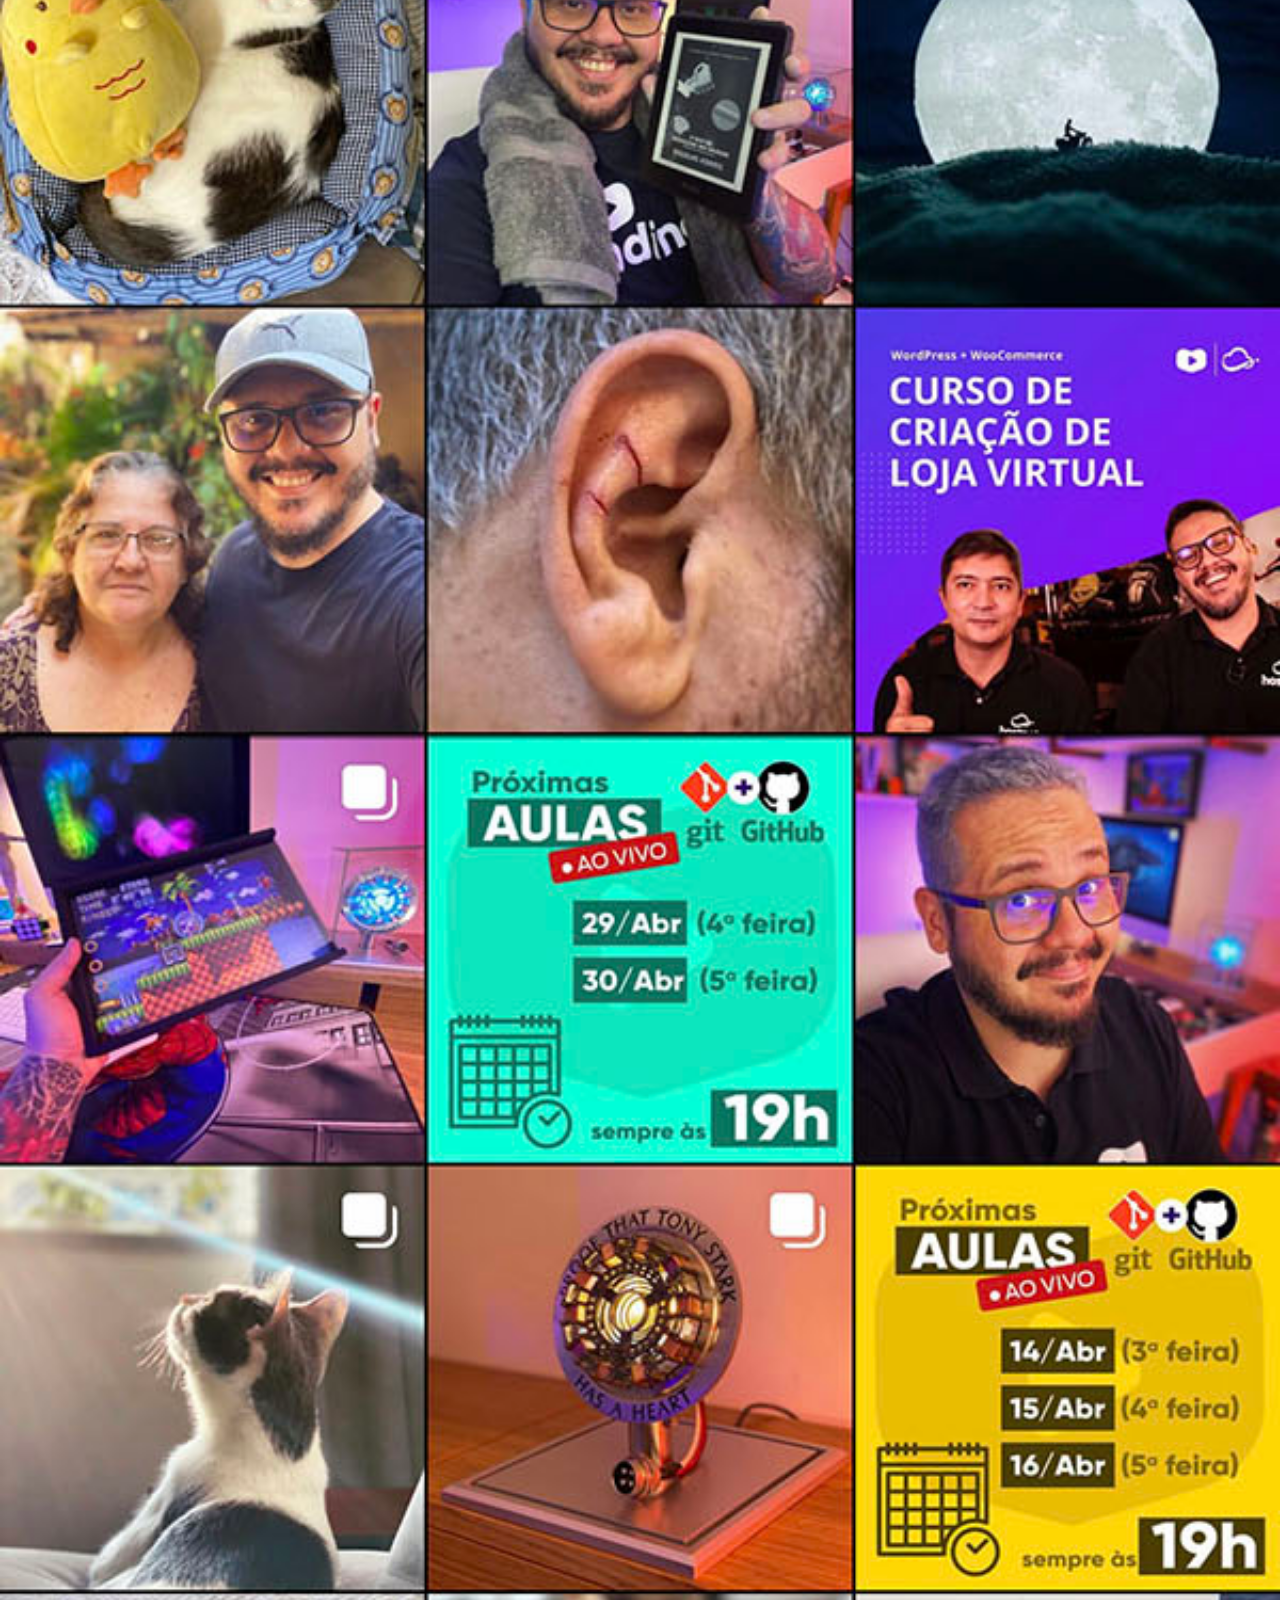
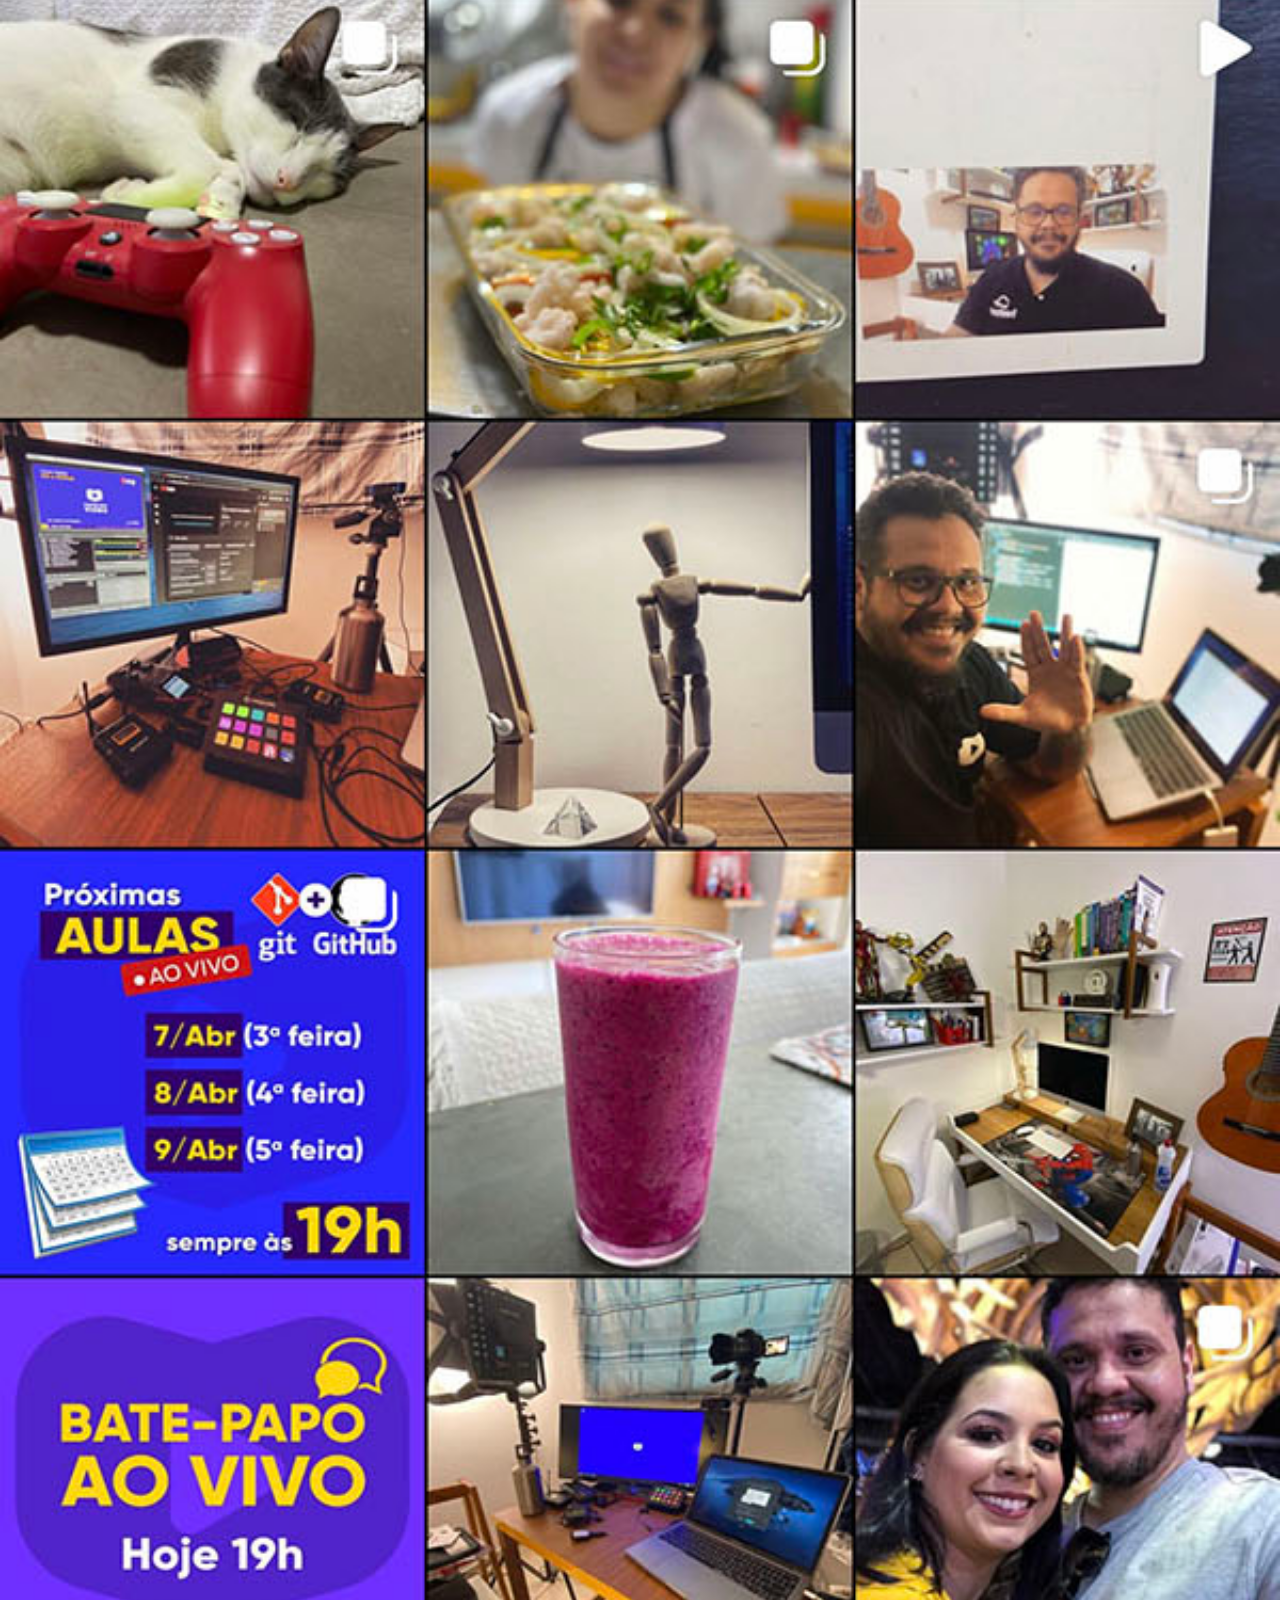
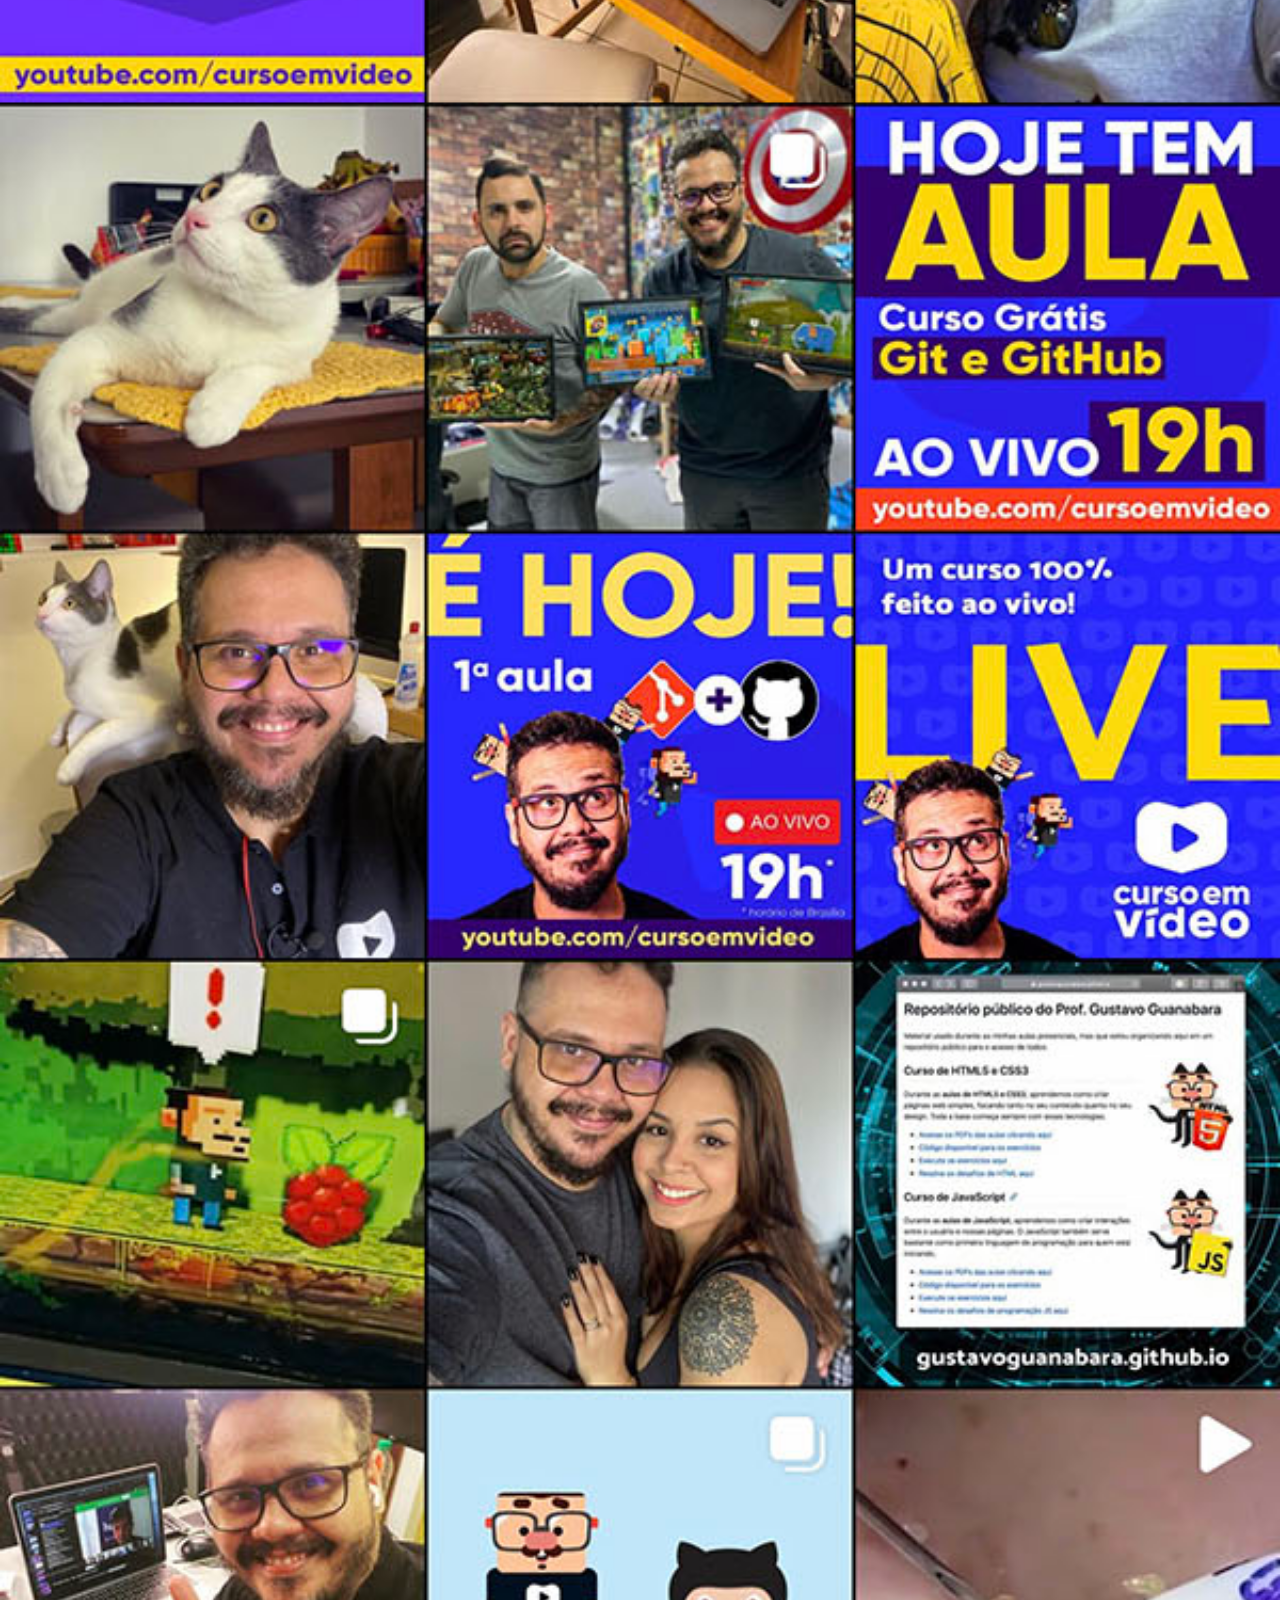
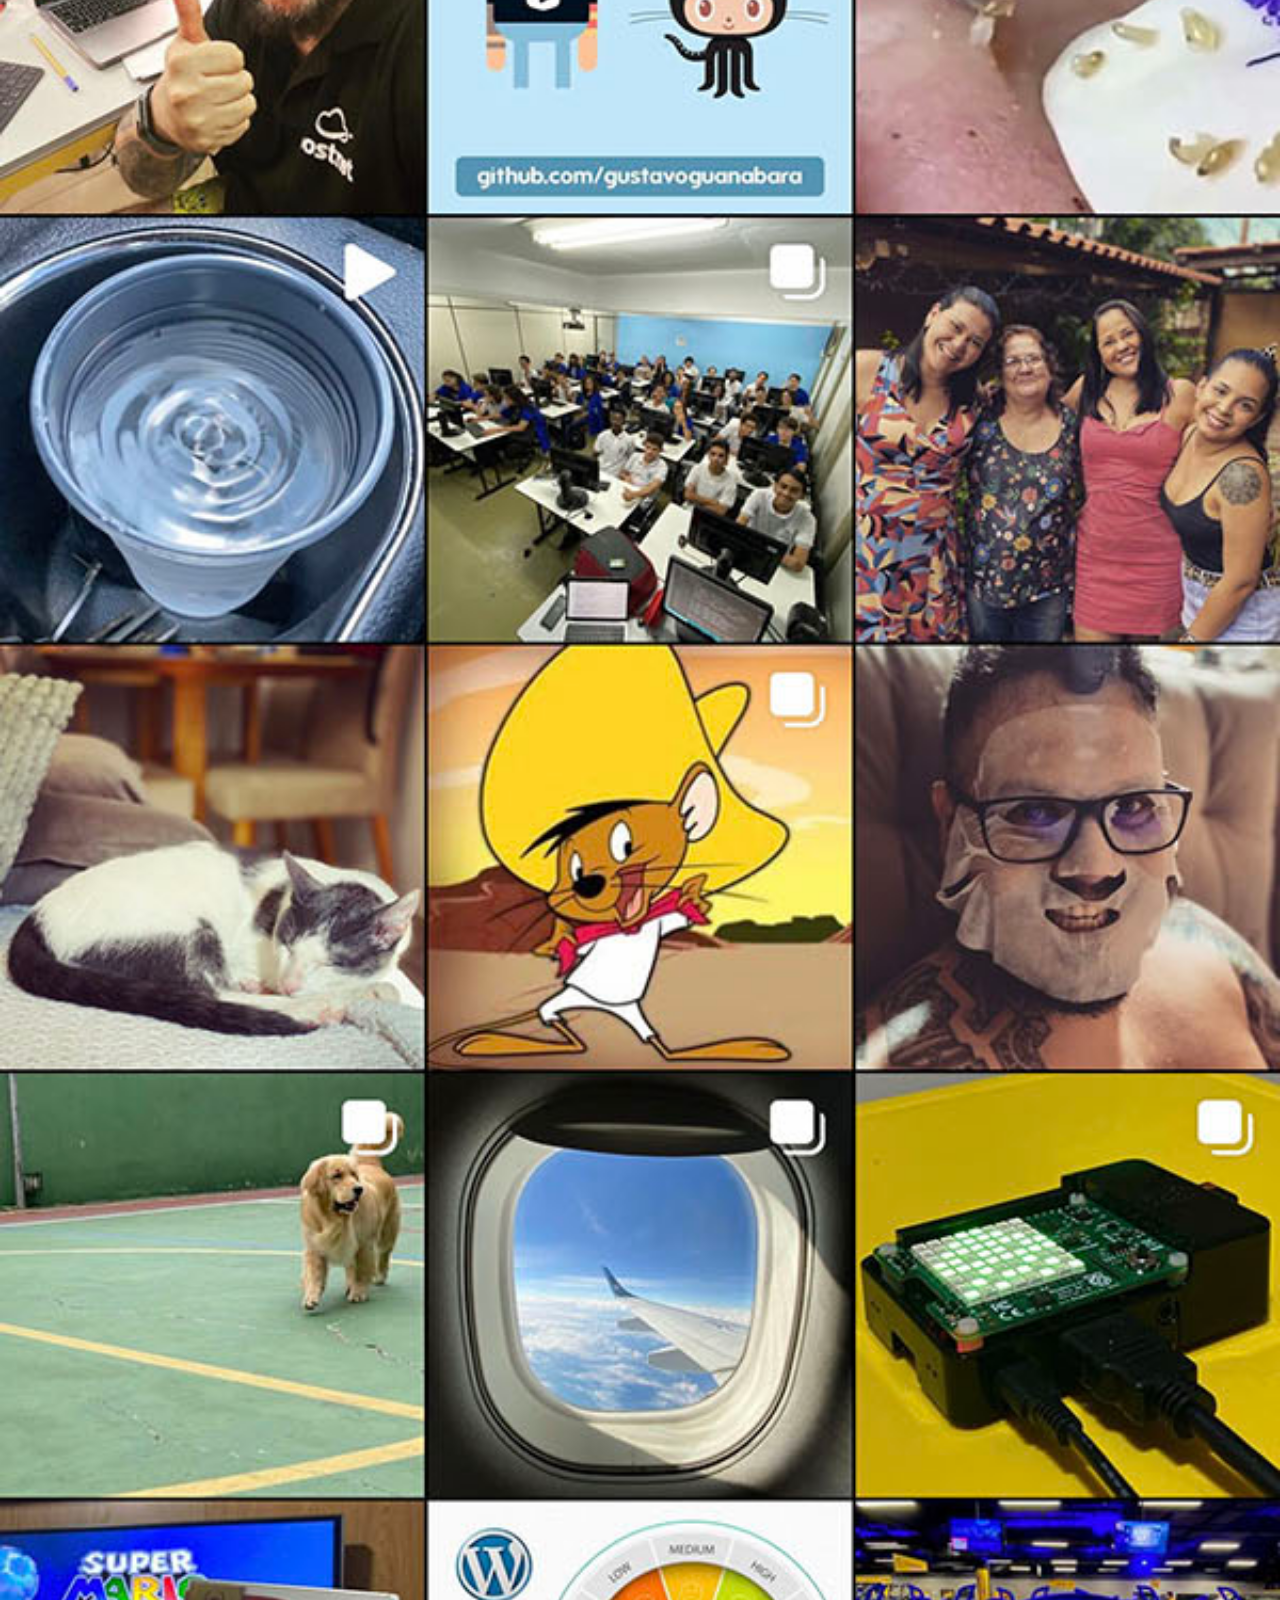
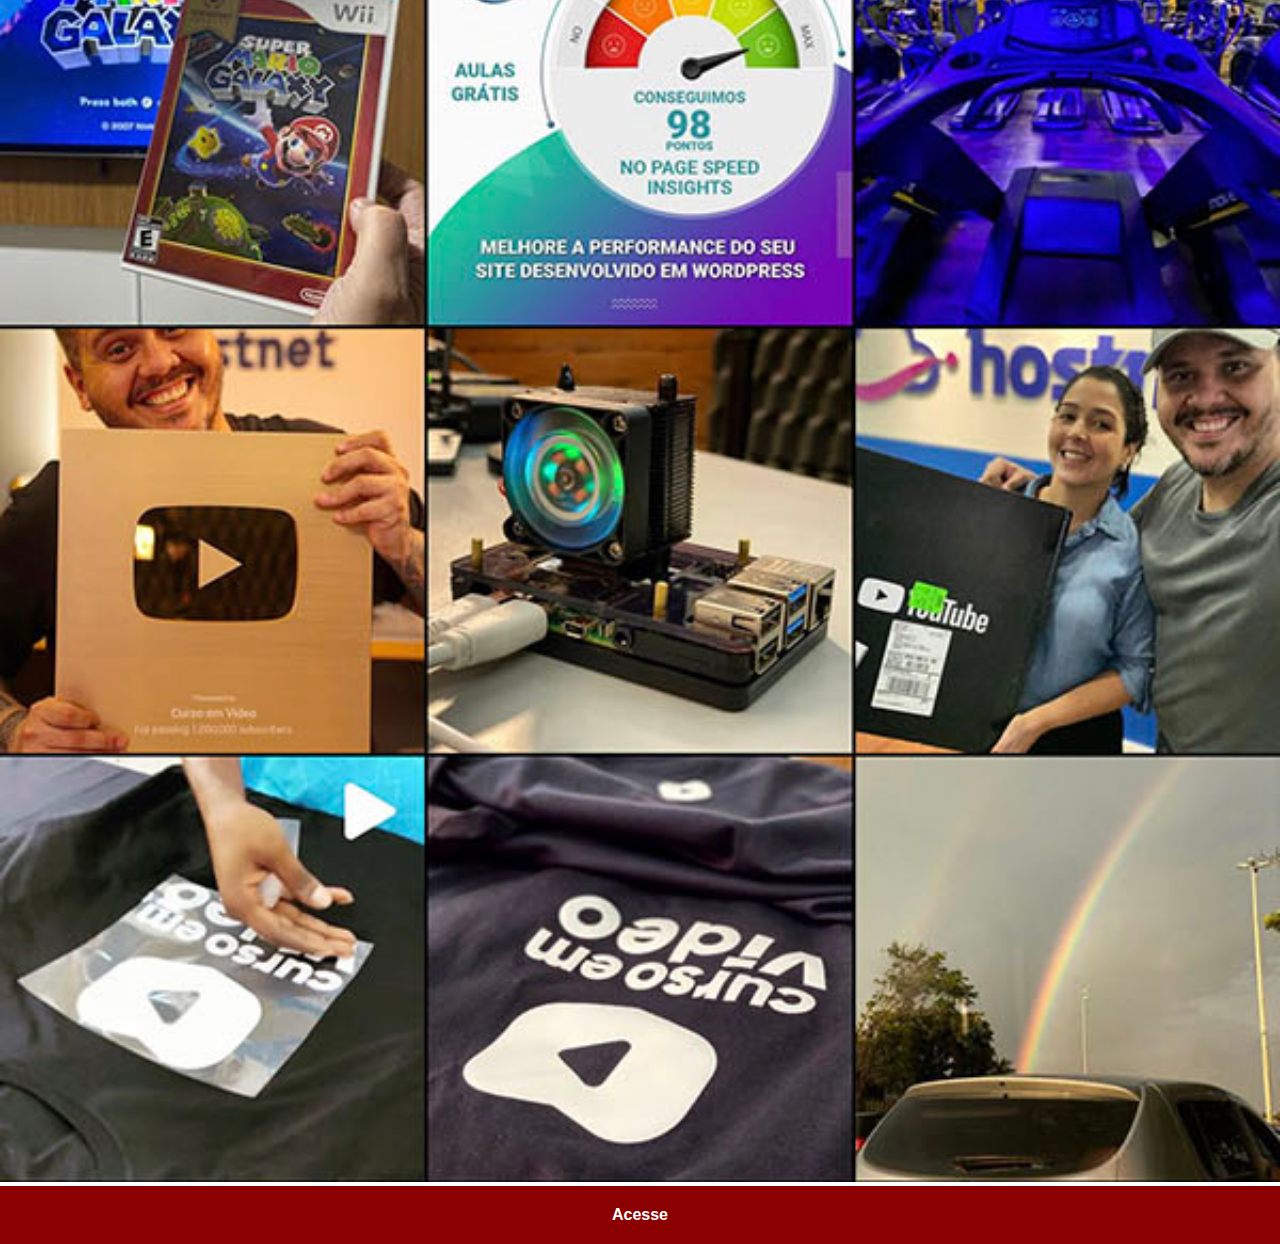
<file: criando um projeto do zero/instagram.html>
<!DOCTYPE html>
<html lang="pt-br">
<head>
    <meta charset="UTF-8">
    <meta http-equiv="X-UA-Compatible" content="IE=edge">
    <meta name="viewport" content="width=device-width, initial-scale=1.0">
    <link rel="stylesheet" href="styles/sociais.css">
    <title>Instagram</title>
</head>
<body>
    <img src="imagens/tela-instagram.jpg" alt="Instagram">
    <a href="#" target="_blank"> Acesse</a>
</body>
</html>
</file>
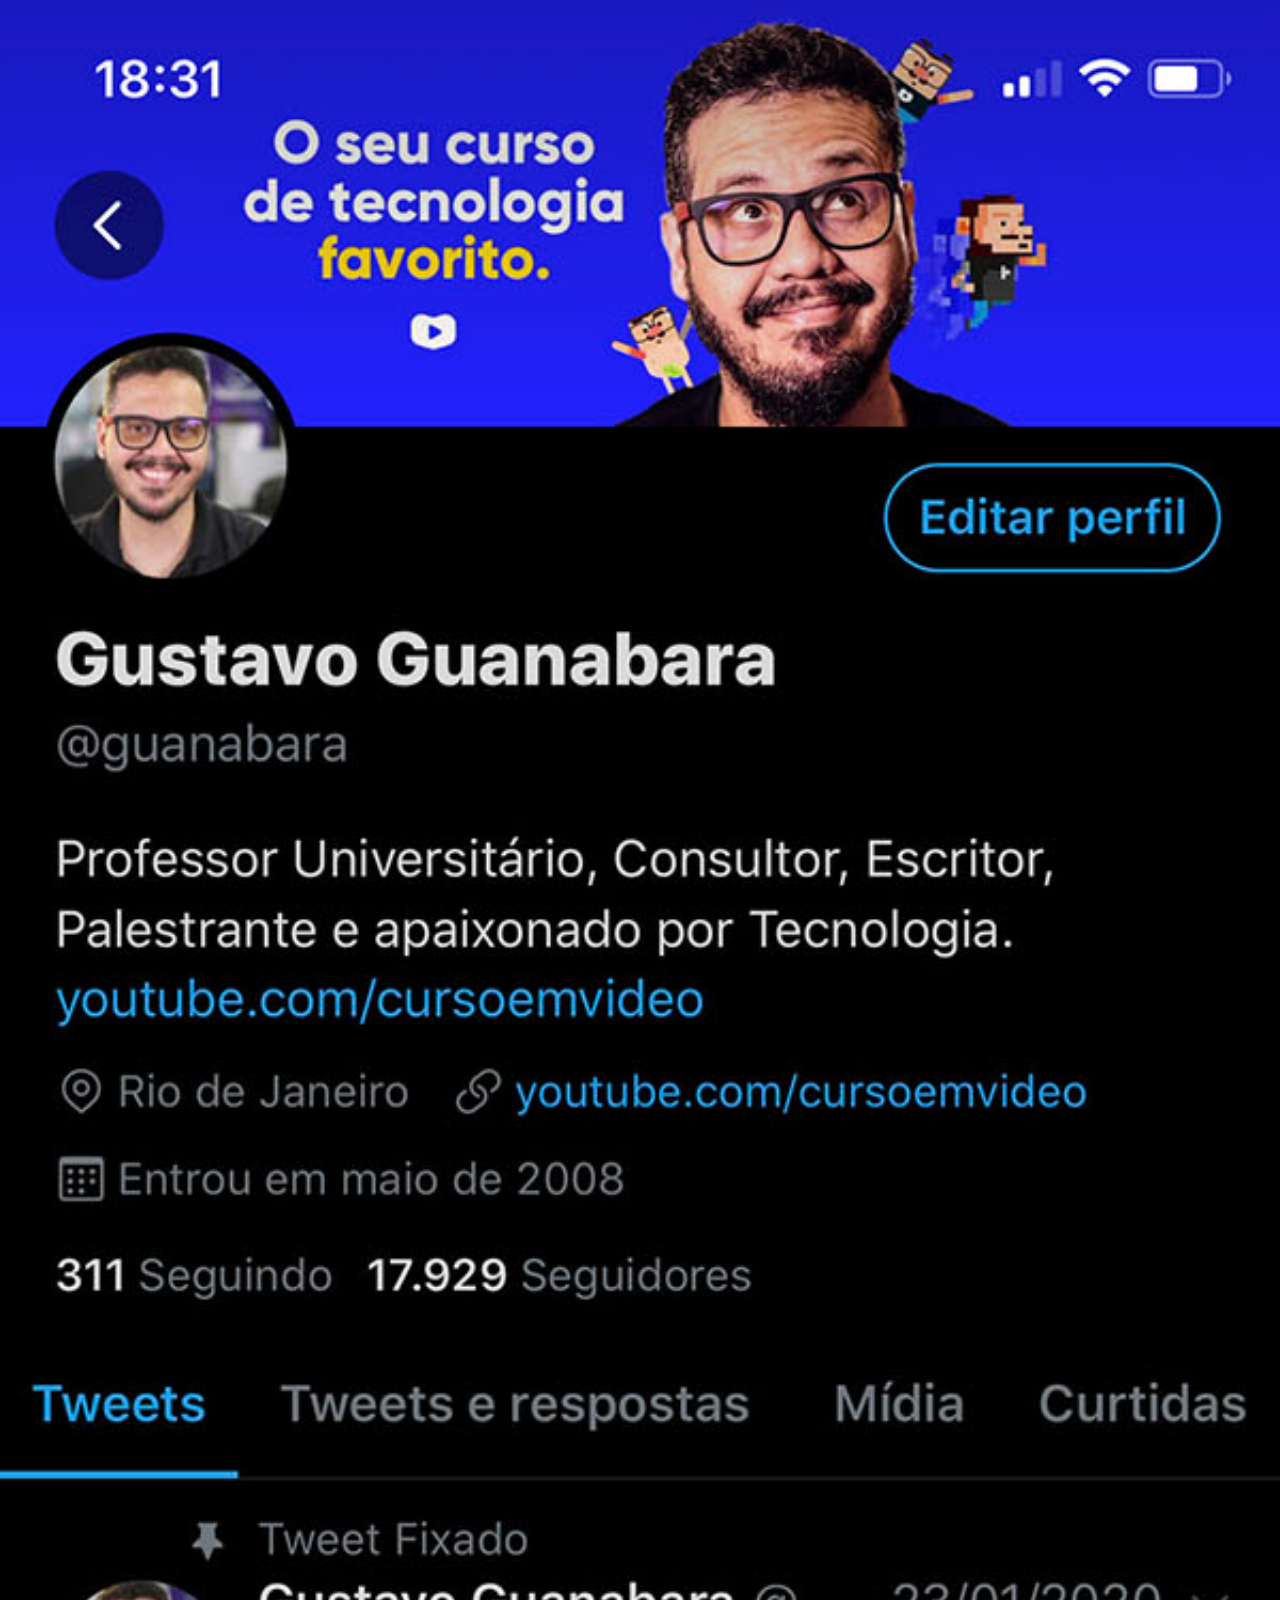
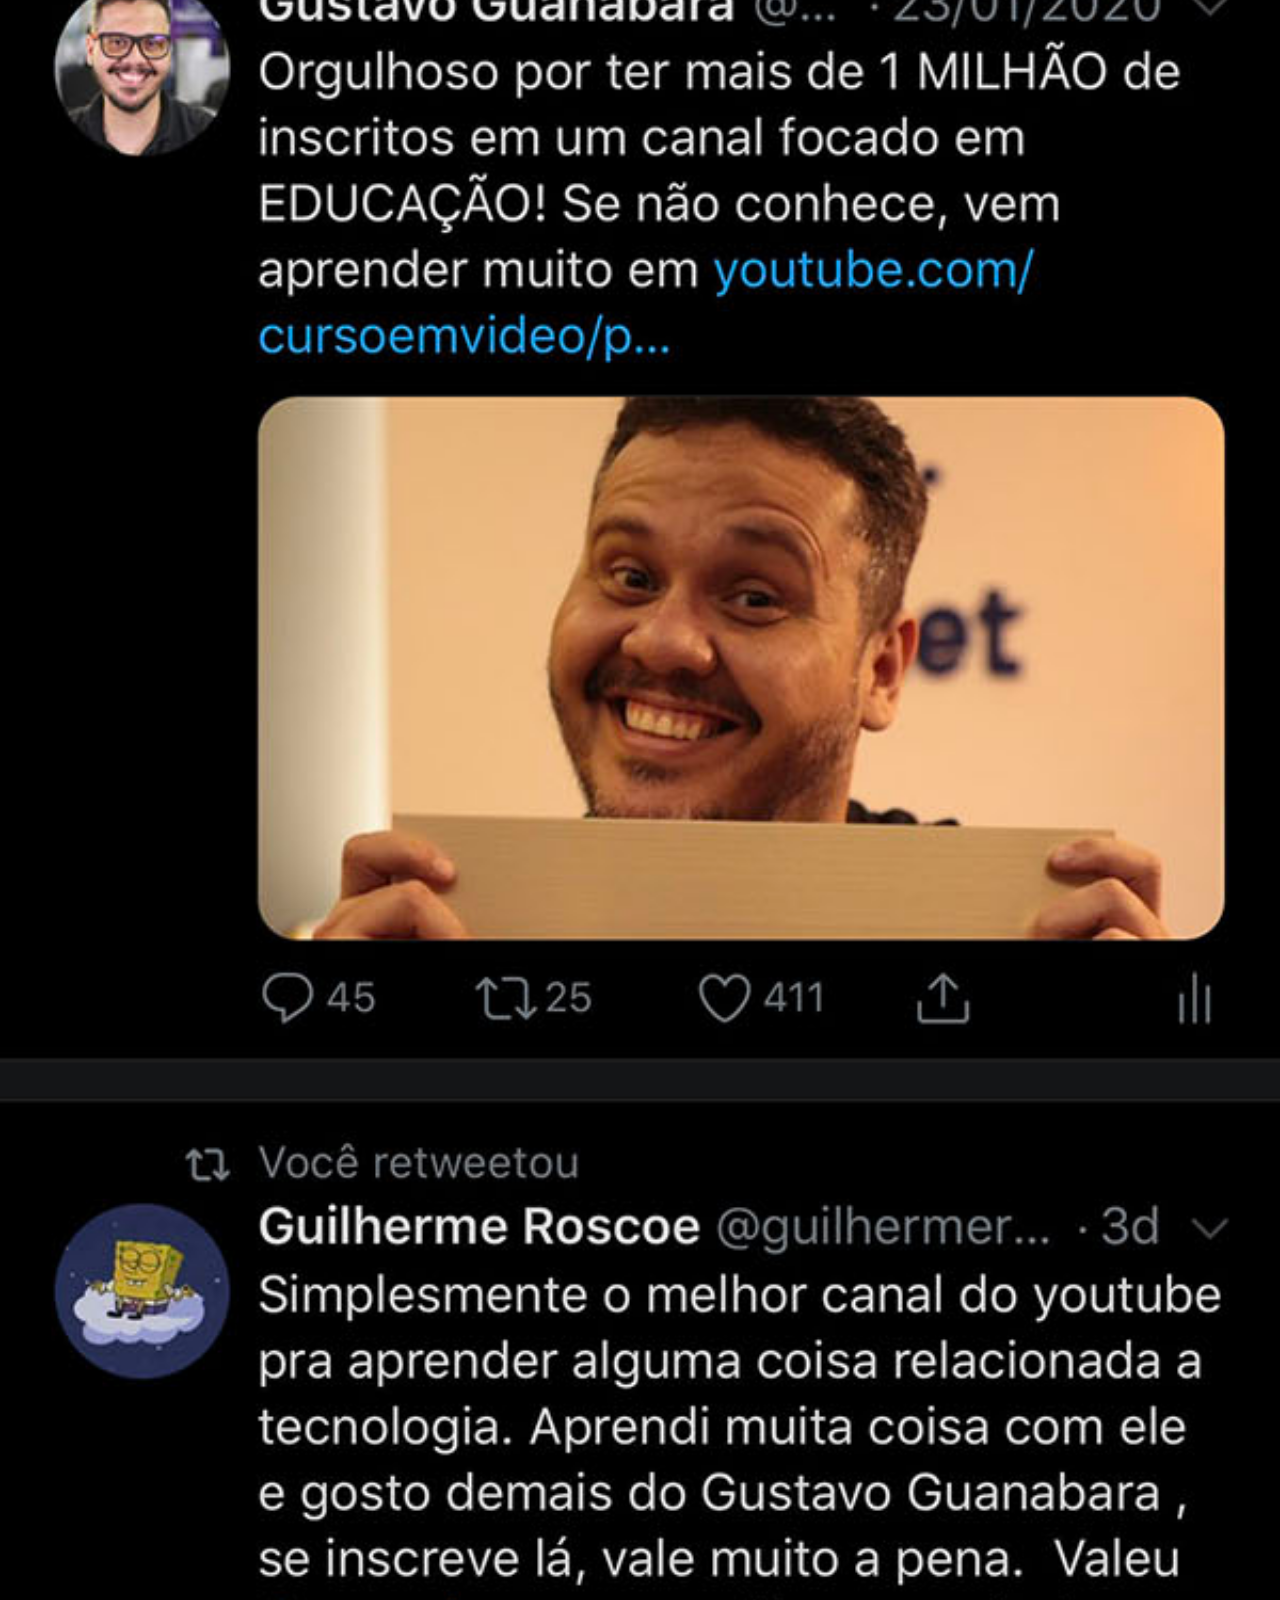
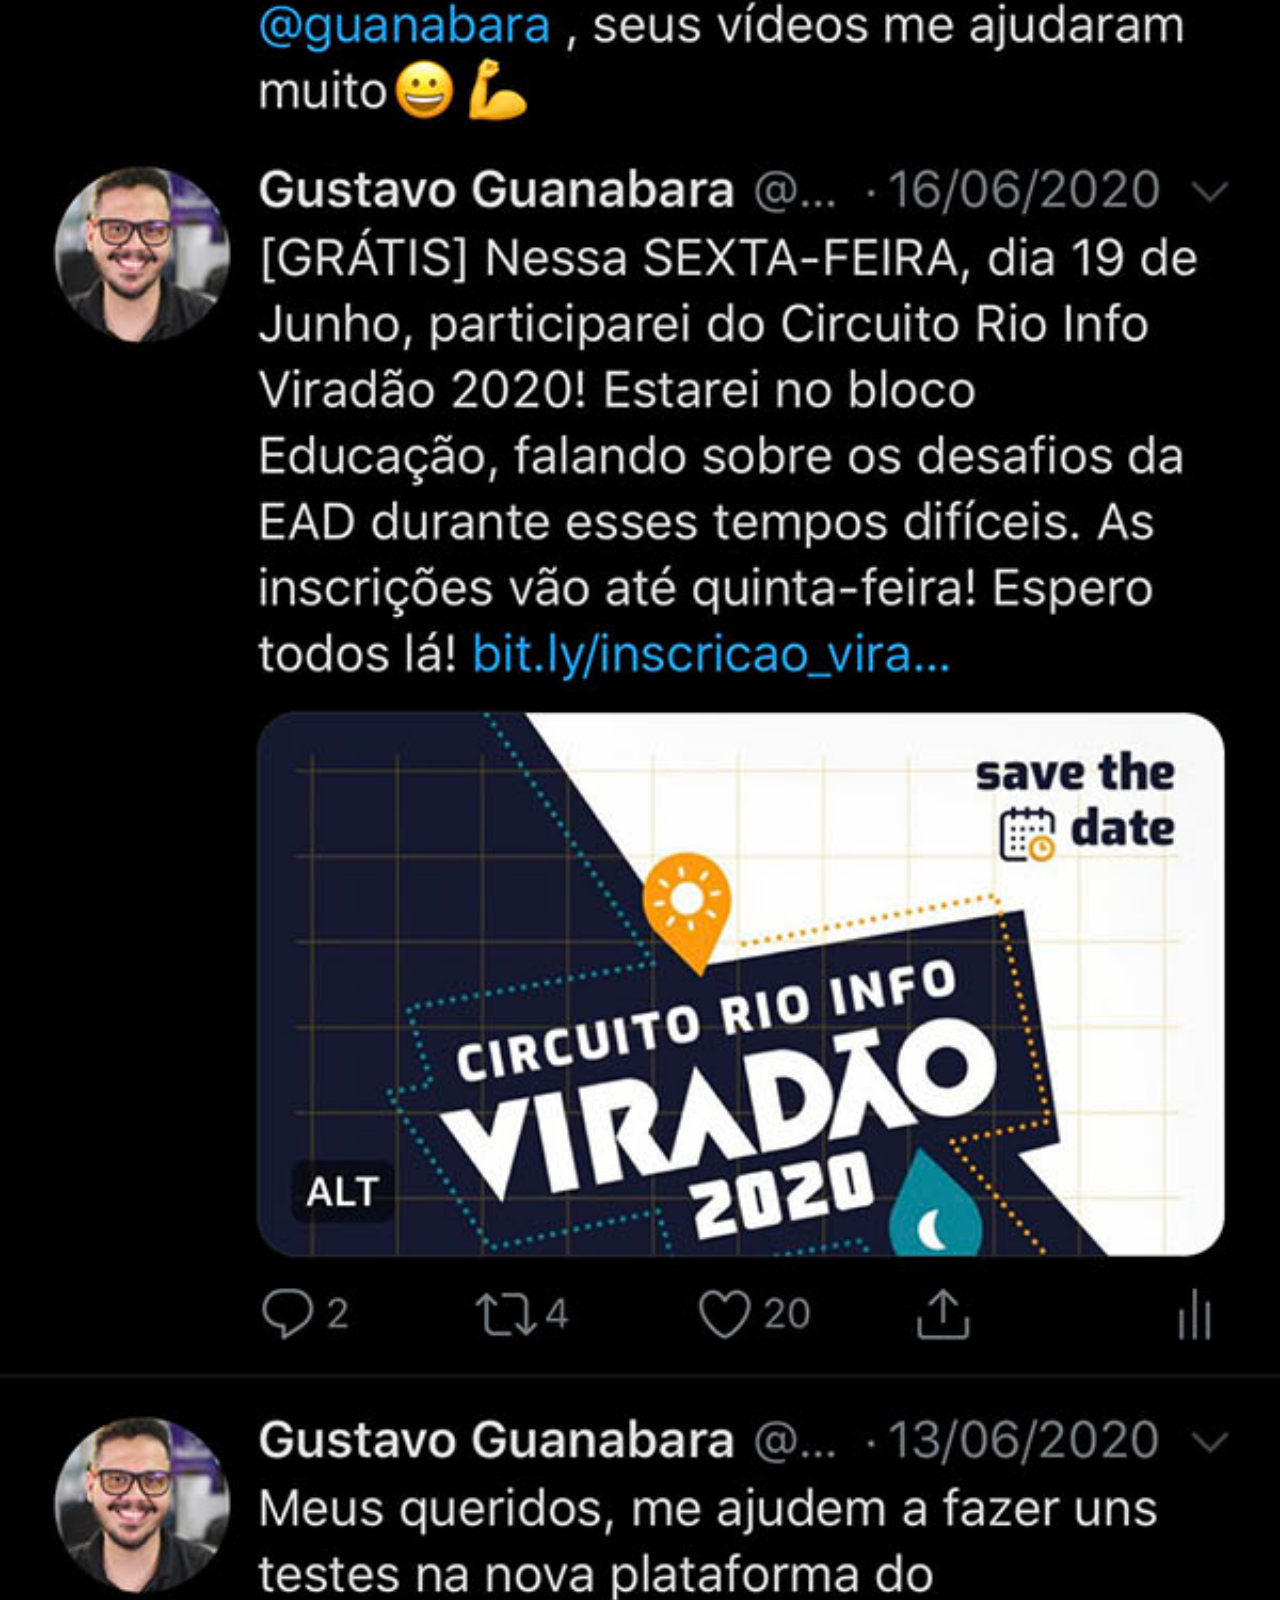
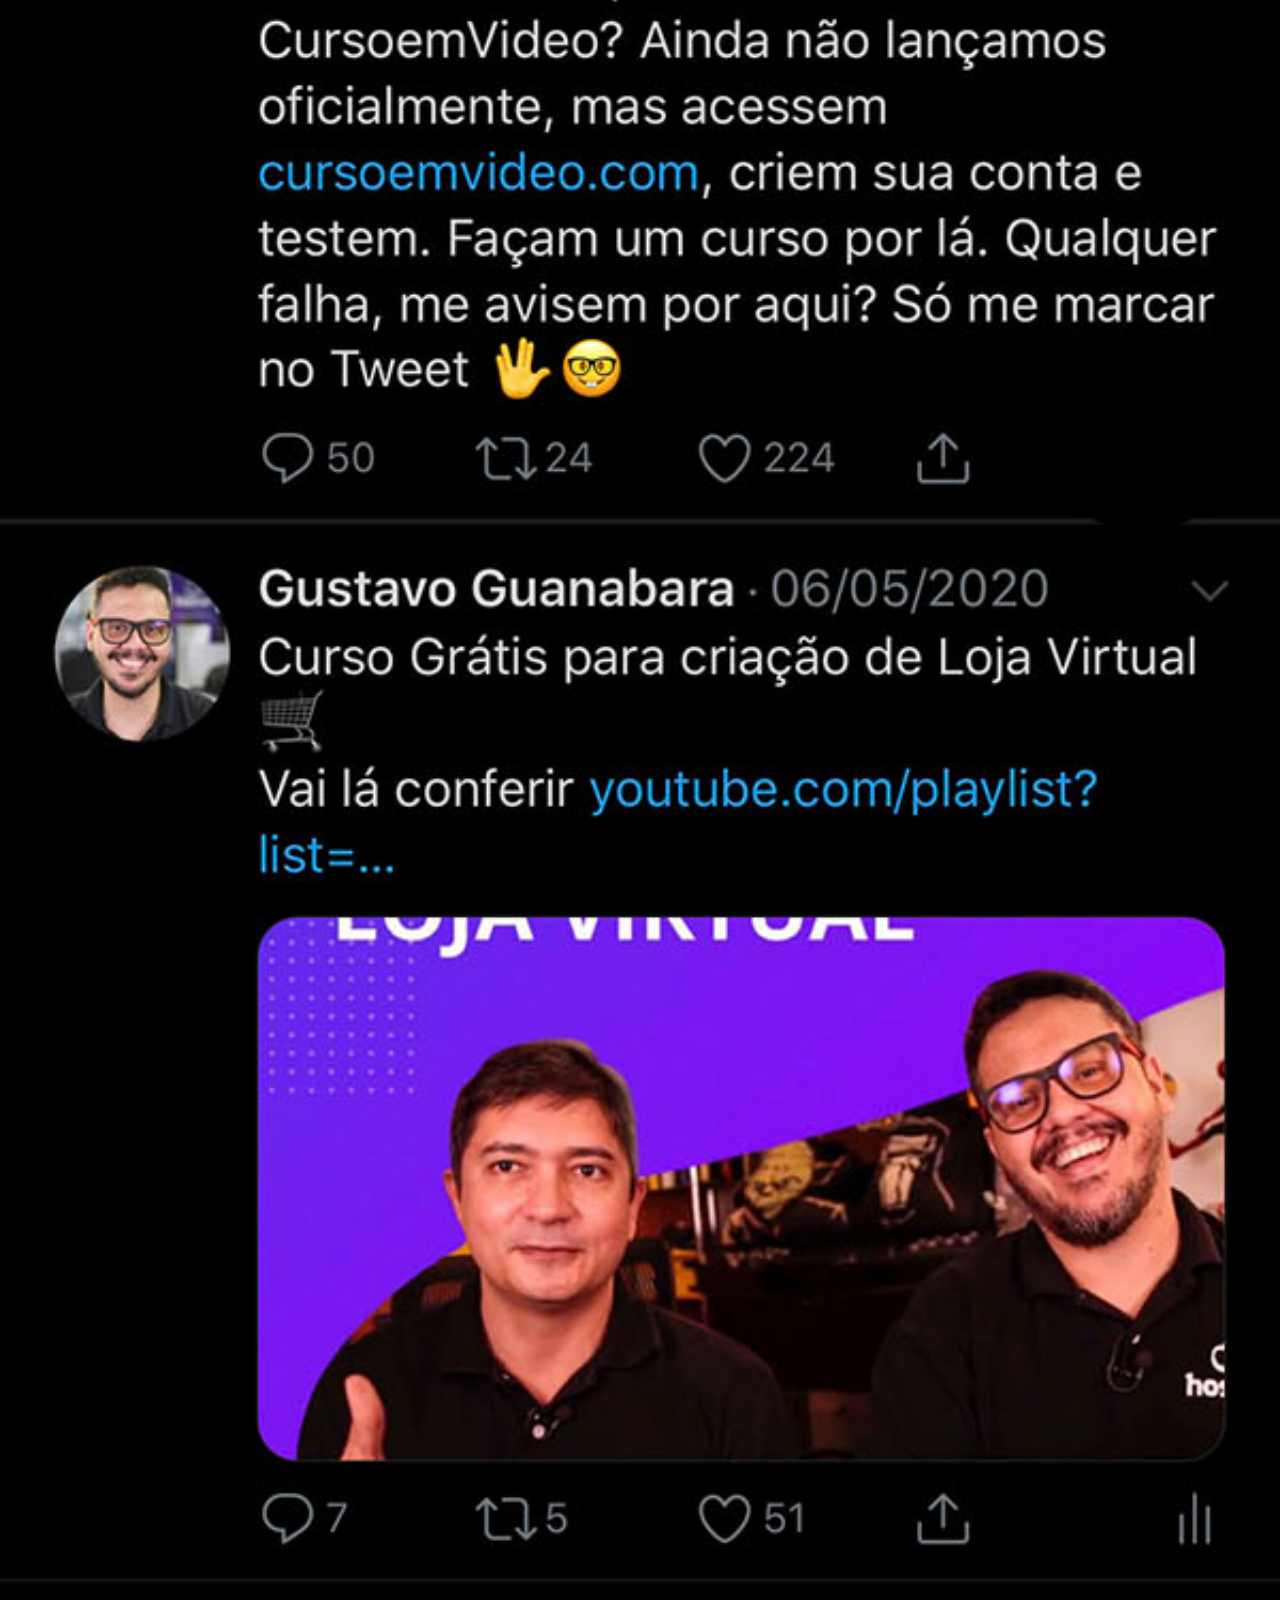
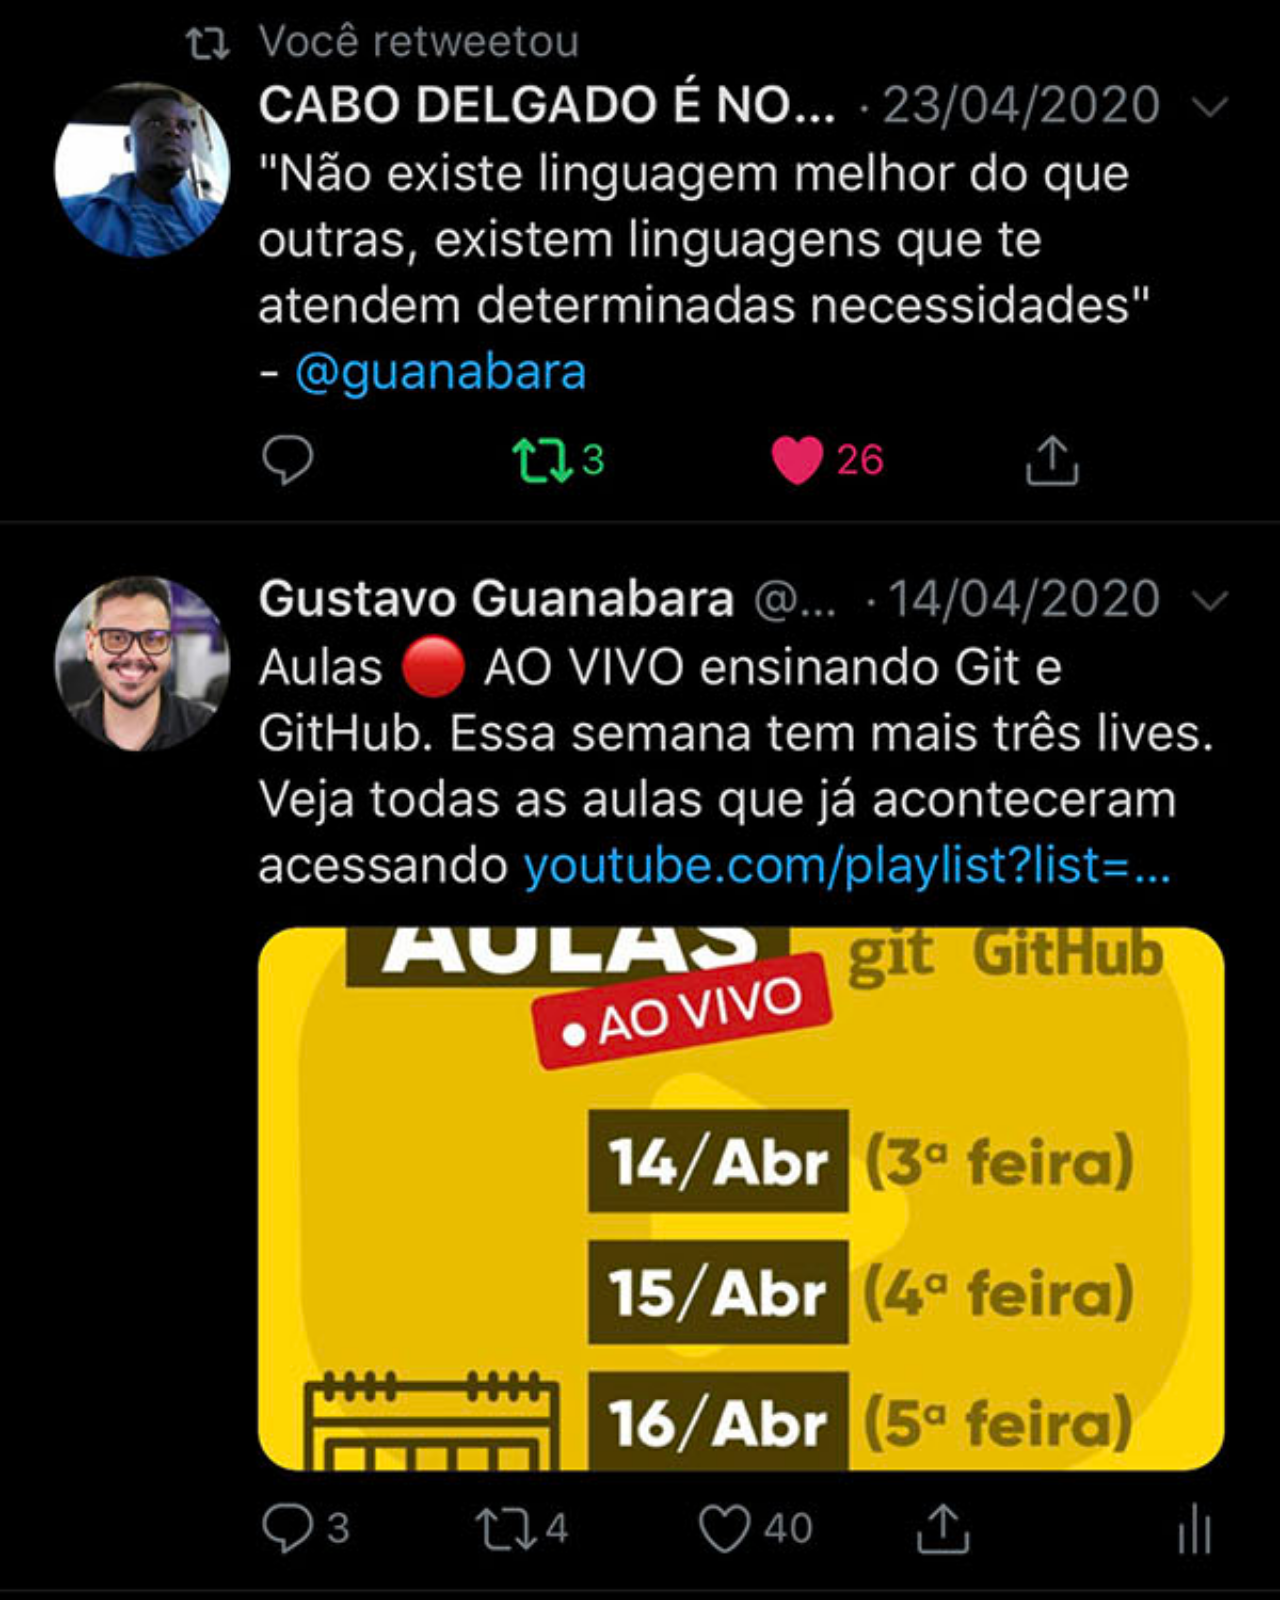
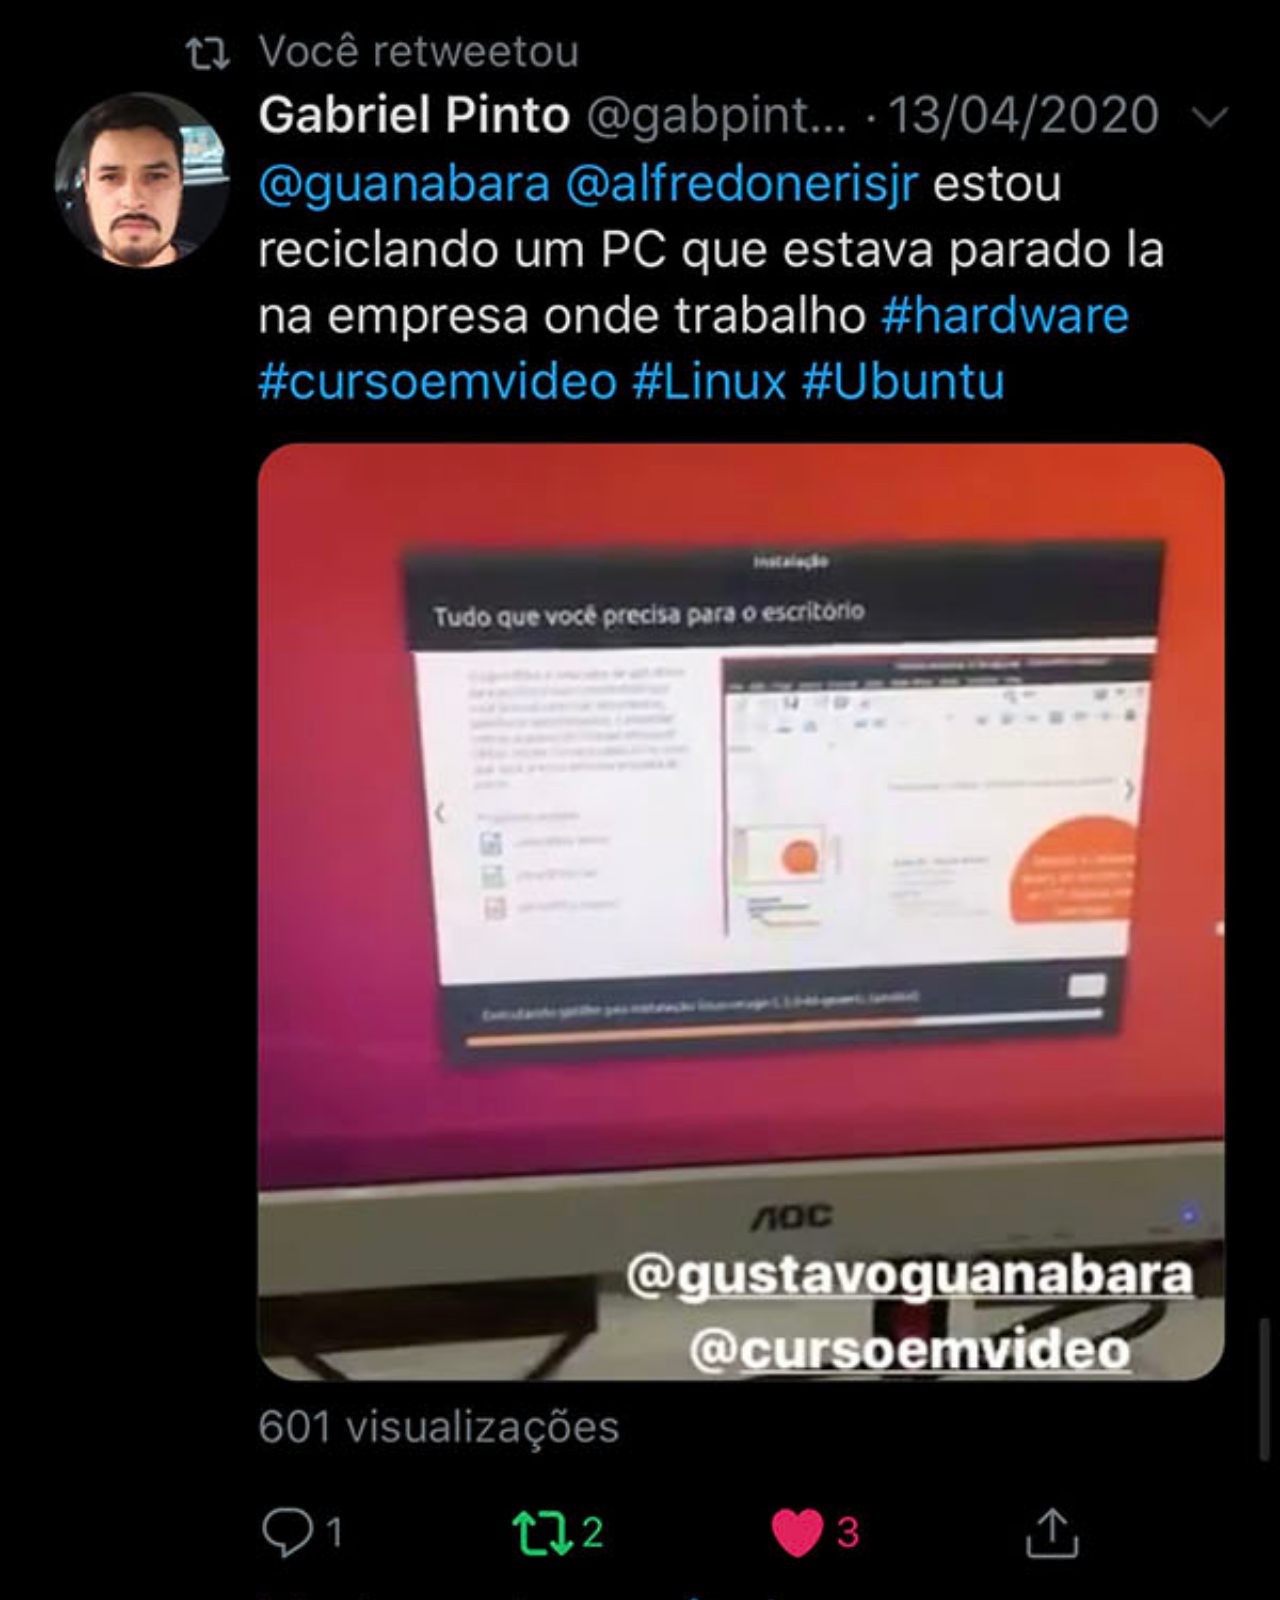
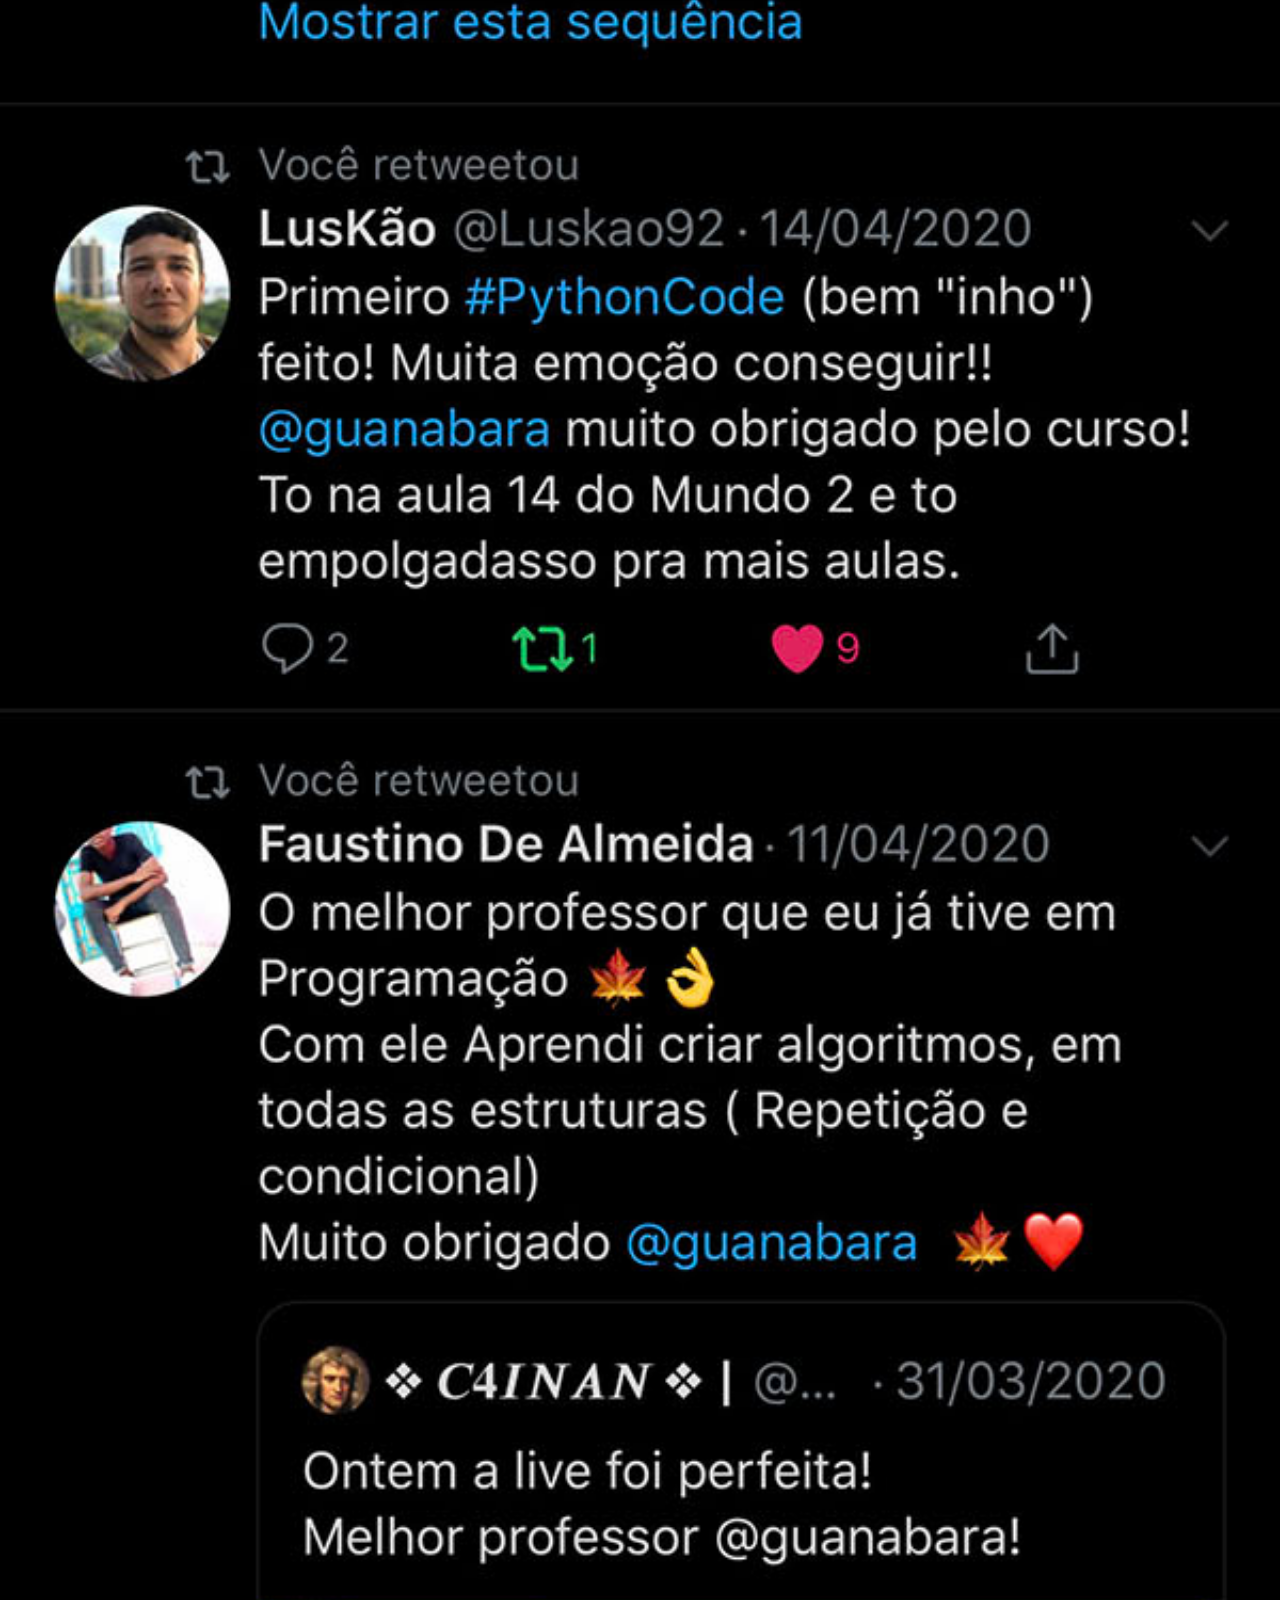
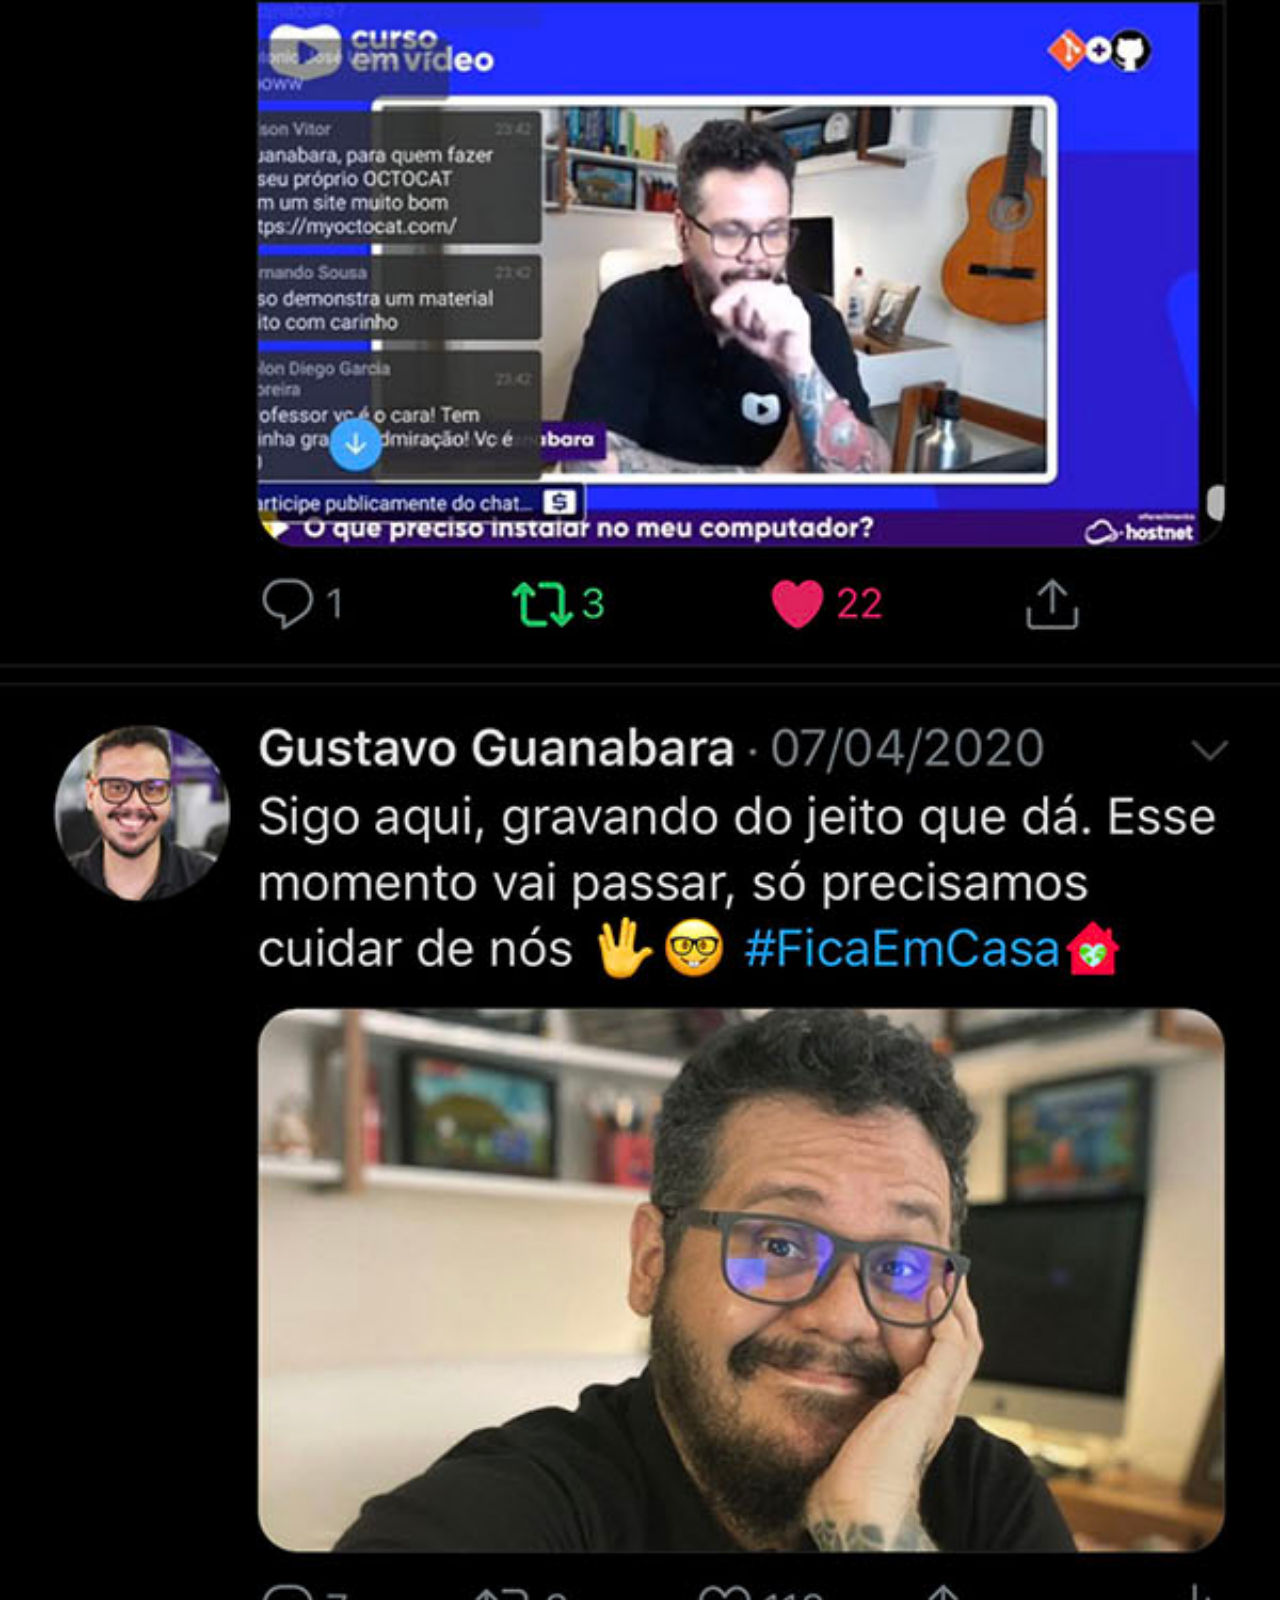
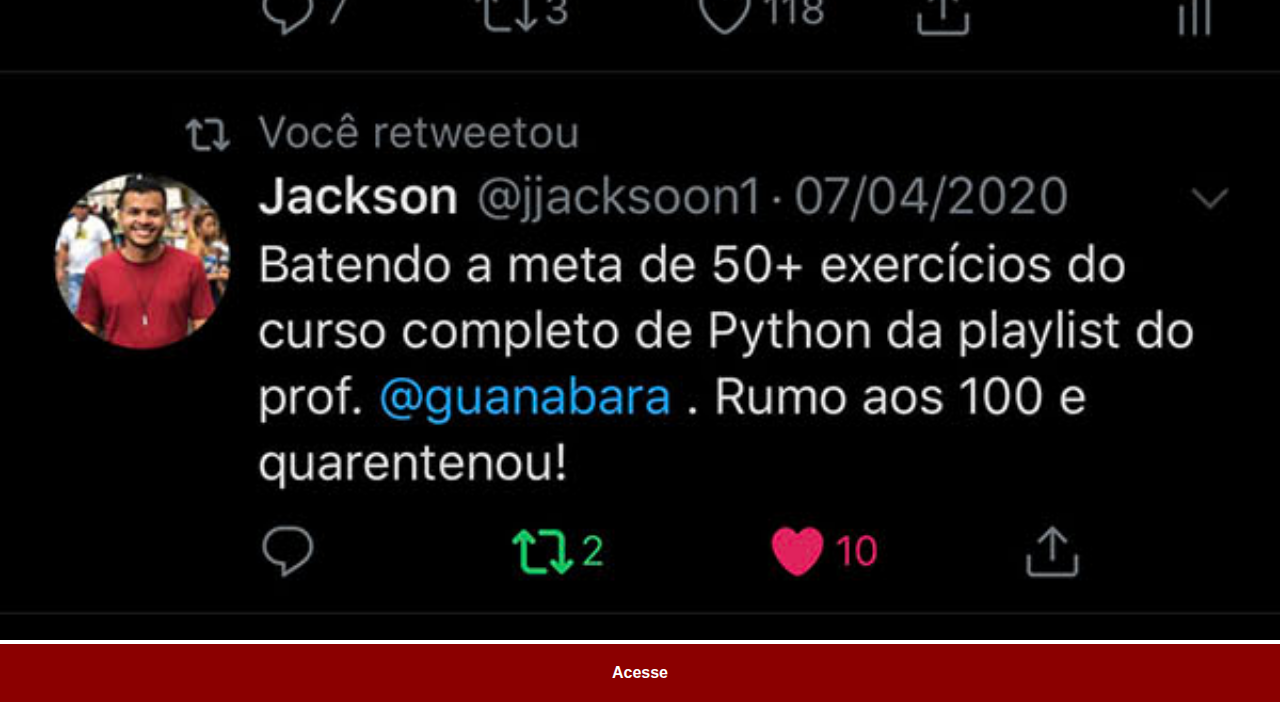
<file: criando um projeto do zero/twitter.html>
<!DOCTYPE html>
<html lang="pt-br">
<head>
    <meta charset="UTF-8">
    <meta http-equiv="X-UA-Compatible" content="IE=edge">
    <meta name="viewport" content="width=device-width, initial-scale=1.0">
    <link rel="stylesheet" href="styles/sociais.css">
    <title>Twitter</title>
</head>
<body>
    <img src="imagens/tela-twitter.jpg" alt="Twitter">
    <a href="#" target="_blank"> Acesse</a>
</body>
</html>
</file>
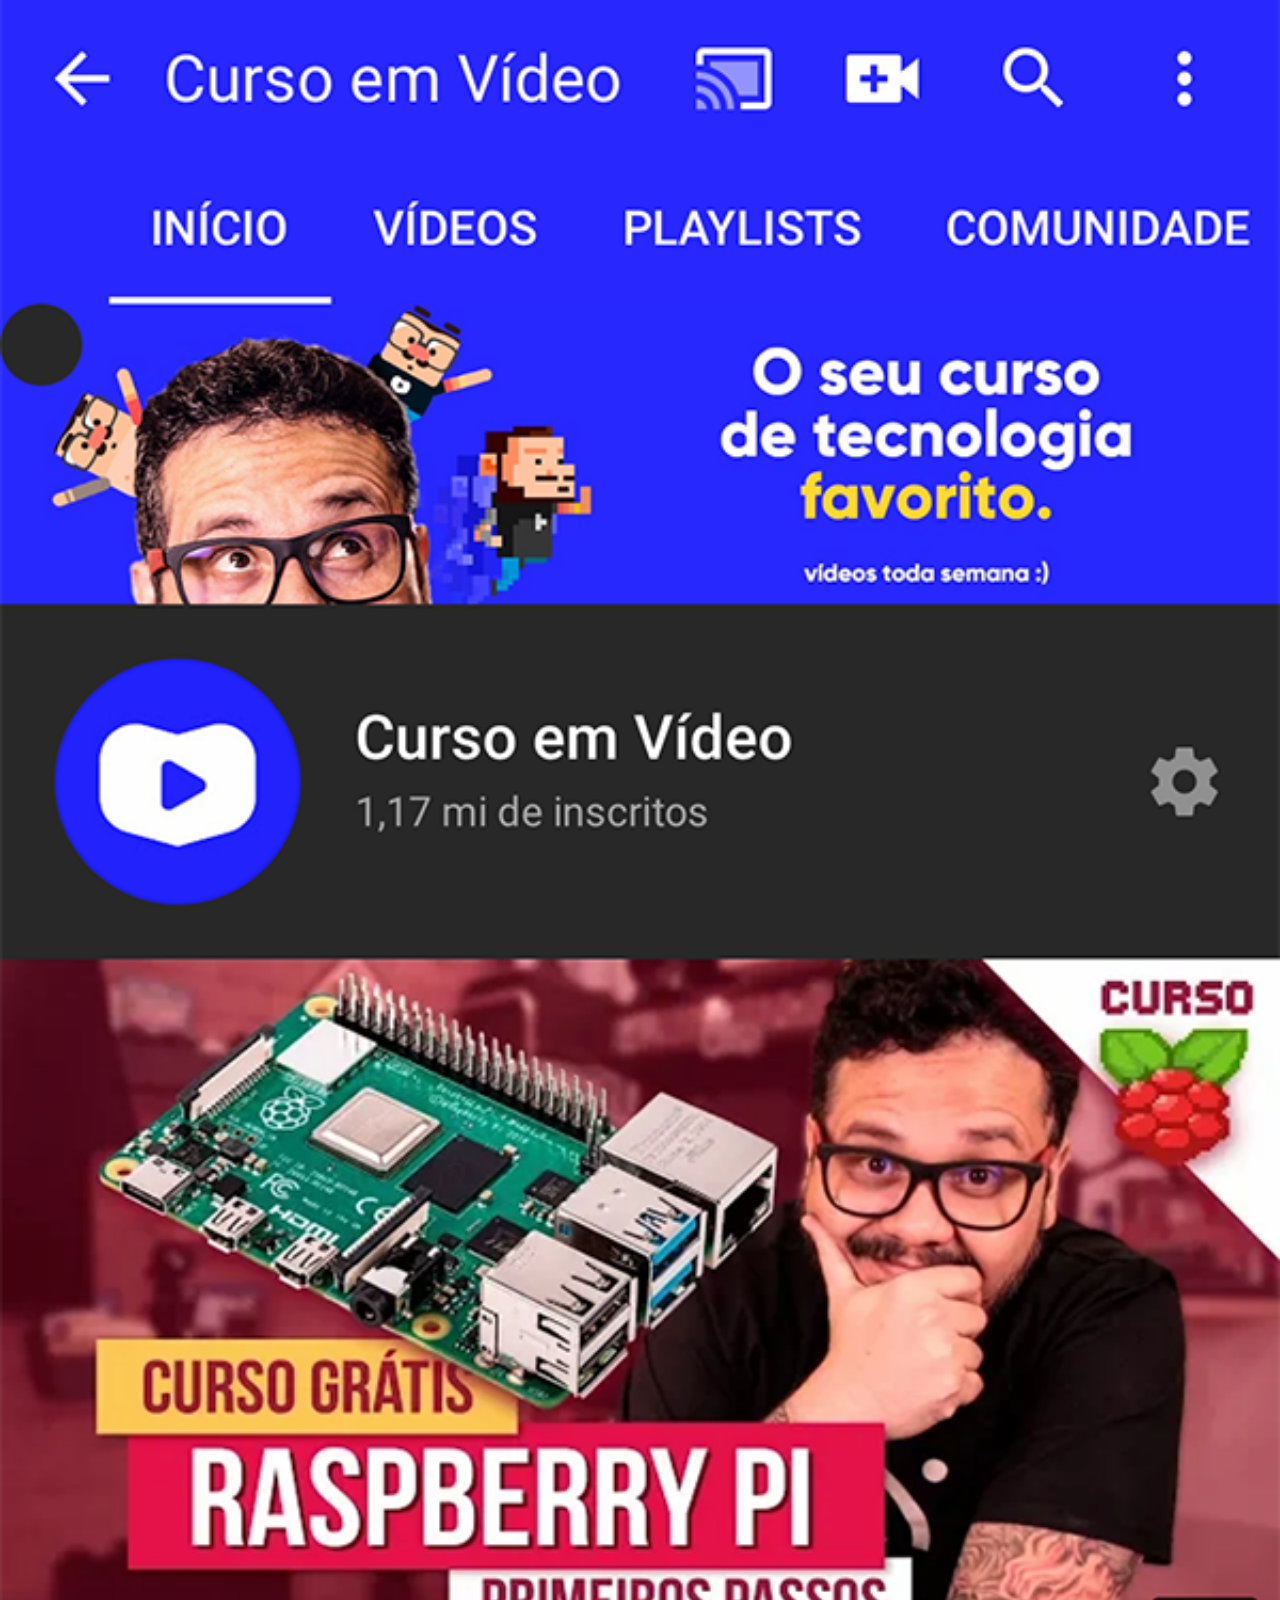
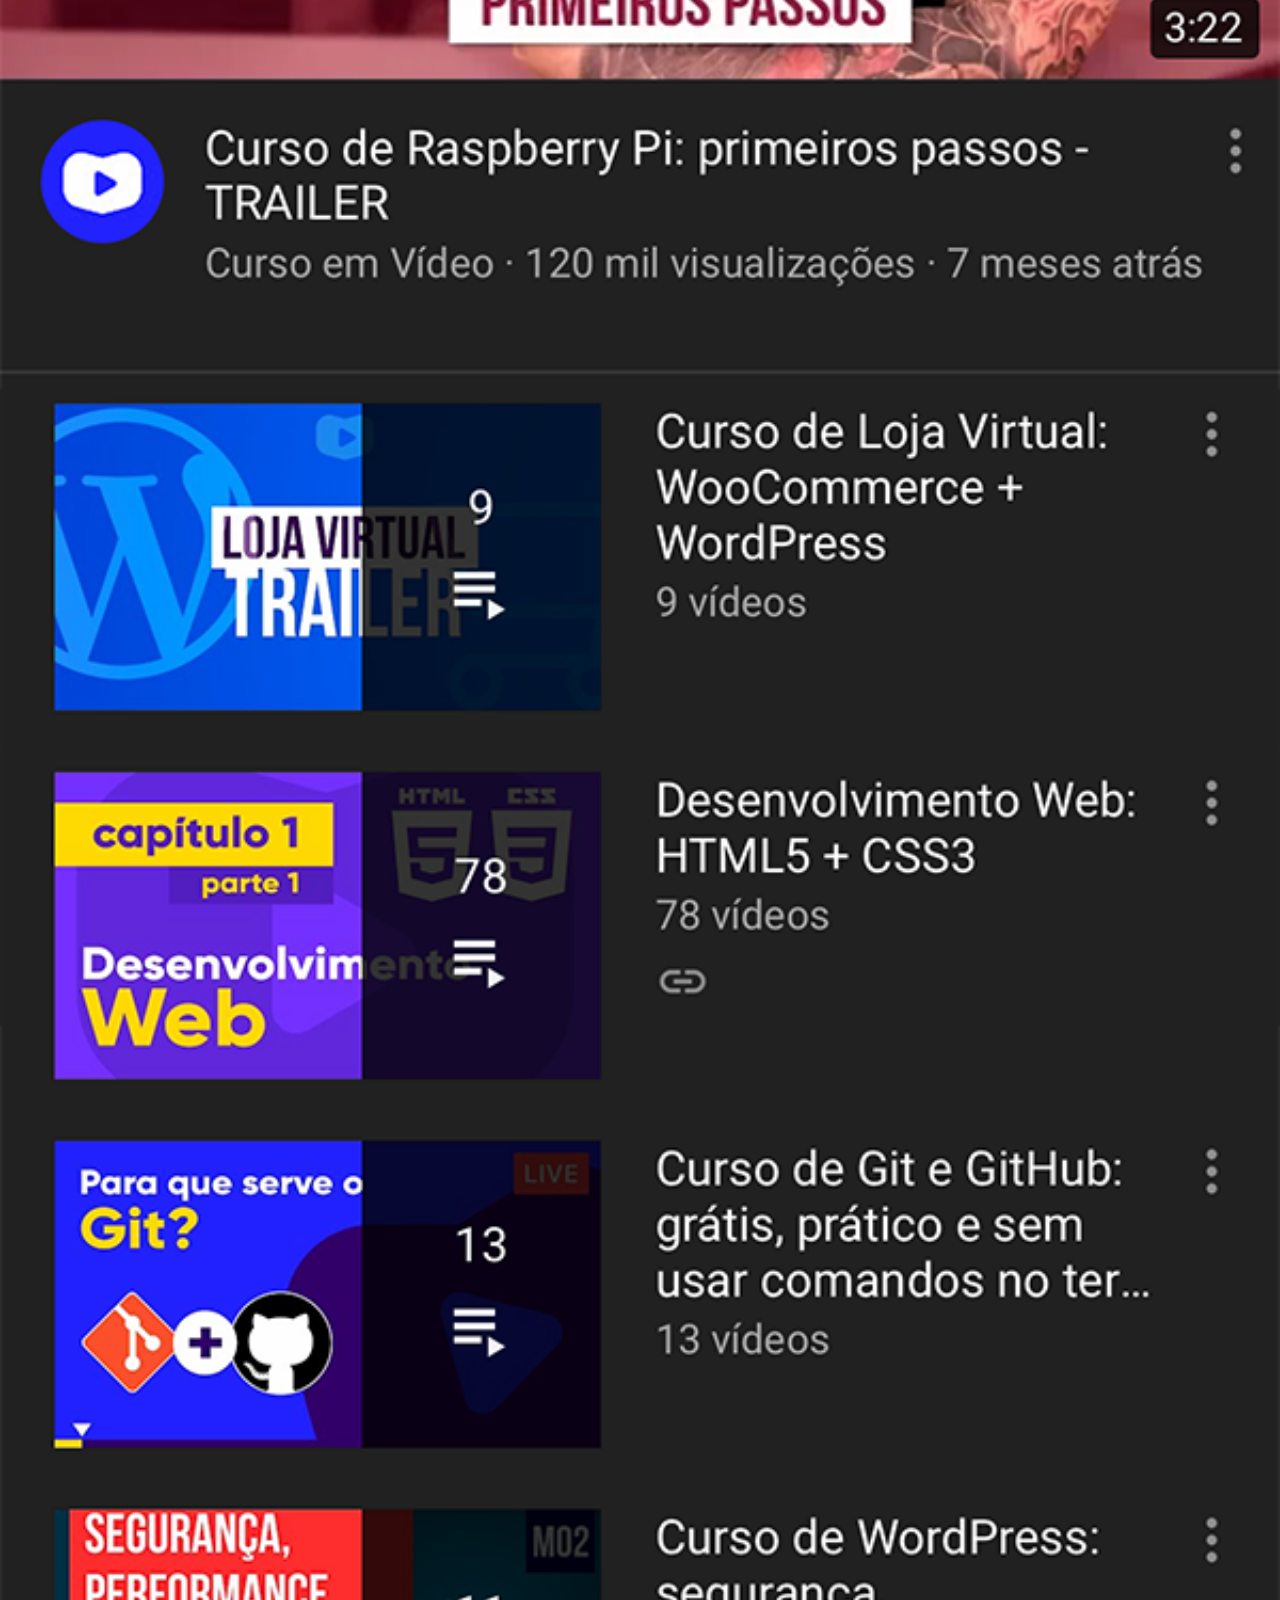
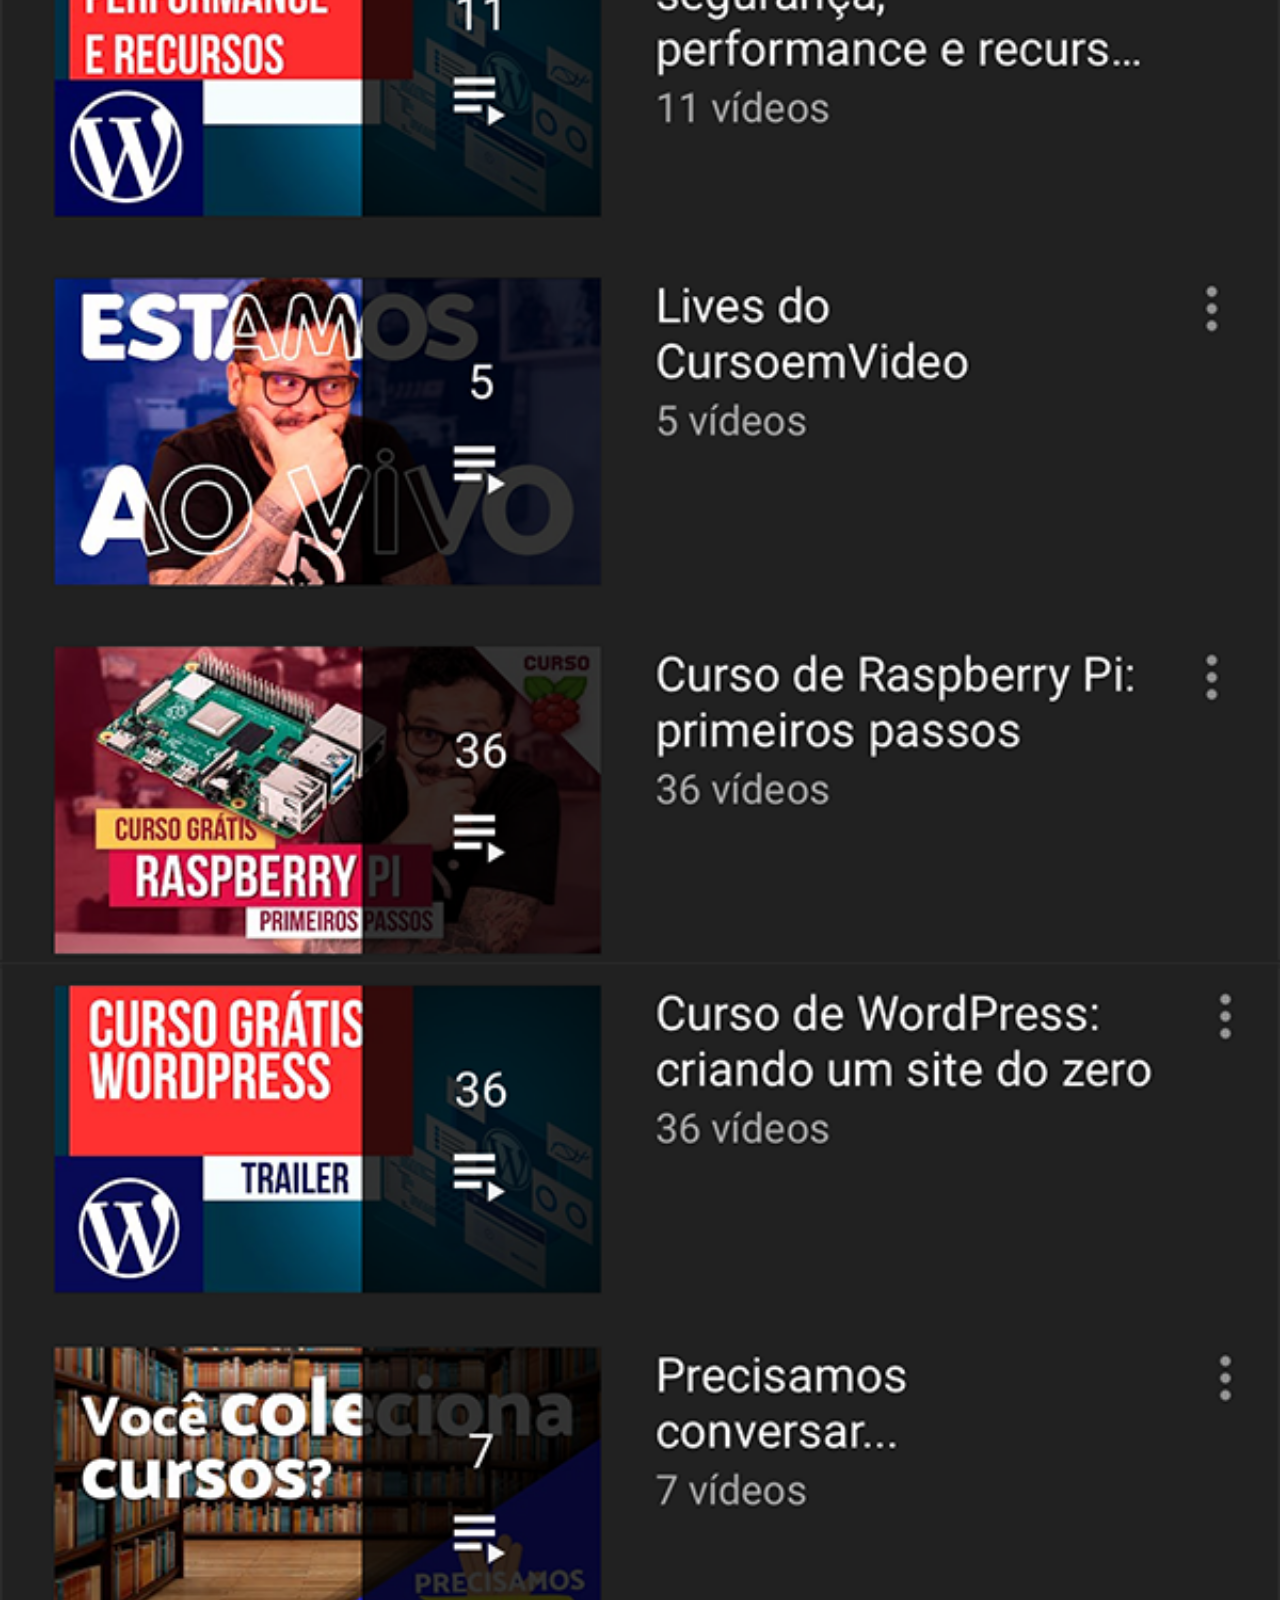
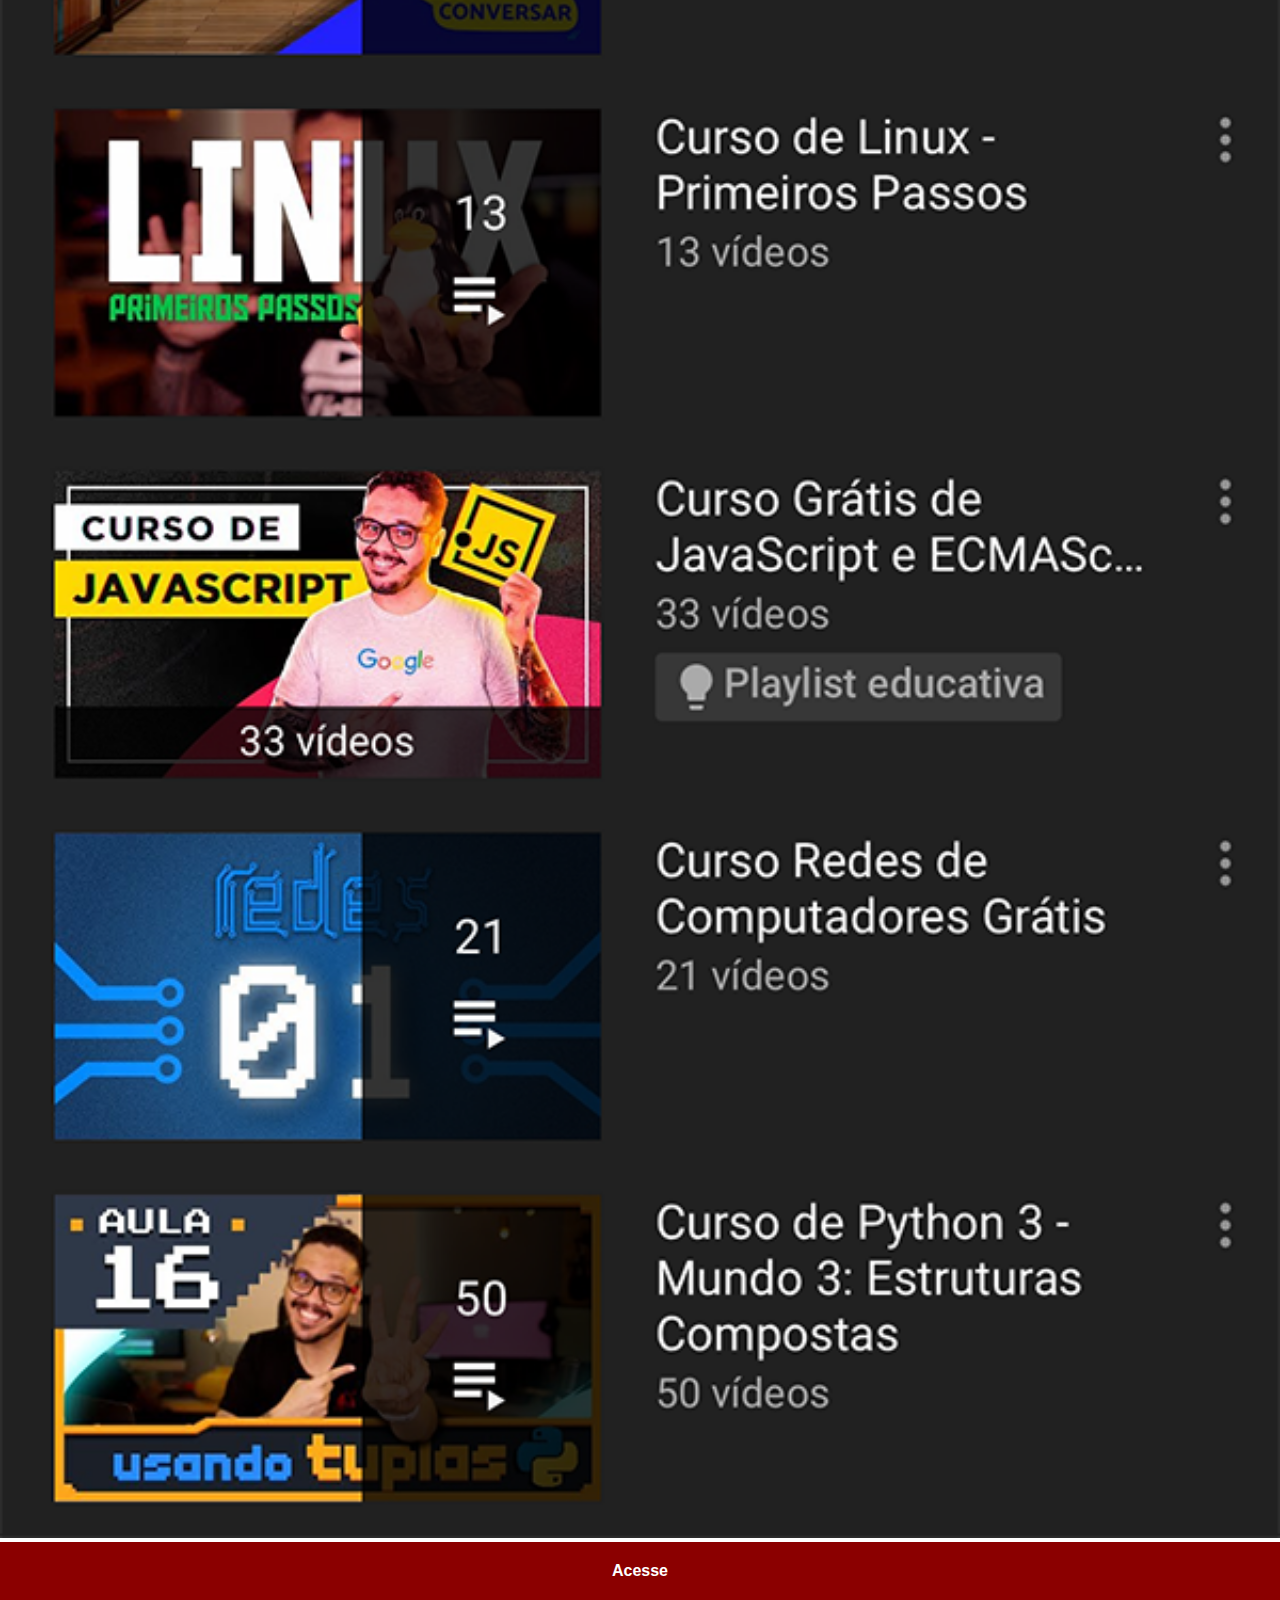
<file: criando um projeto do zero/youtube.html>
<!DOCTYPE html>
<html lang="pt-br">
<head>
    <meta charset="UTF-8">
    <meta http-equiv="X-UA-Compatible" content="IE=edge">
    <meta name="viewport" content="width=device-width, initial-scale=1.0">
    <link rel="stylesheet" href="styles/sociais.css">
    <title>Youtube</title>
    <style>
        * {
            padding: 0px;
            margin: 0px;
            font-family: Arial, Helvetica, sans-serif;
        }
        ::-webkit-scrollbar {
            width: 0px;
            height: 0px;
        }
        img {
            width: 100vw;
        }
        a {
            display: block;
            background-color: darkred;
            padding: 20px;
            text-align: center;
            font-weight: bolder;
            color: white;
            text-decoration: none;
        }
        a:hover {
            background-color: red;
        }
    </style>
</head>
<body>
    <img src="imagens/tela-youtube.png" alt="Youtube">
    <a href="https://www.youtube.com/@CursoemVideo" target="_blank"> Acesse </a>
</body>
</html>
</file>
<file: criando um projeto do zero/styles/estilo.css>
@charset "UTF-8";

* { 
    margin: 0px;
    padding: 0px;
    font-family: Arial, Helvetica, sans-serif;
}

h1 {
    color: white;
    text-align: center;
    padding: 20px;
}

html, body {
    height: 100vh;
    width: 100vw;
    background: url('../imagens/fundo-madeira.jpg') no-repeat top center;
    background-size: cover;
    background-attachment: fixed;
}

main {
    position: relative;
    height: 100vh;
}

section#telefone {
    position: absolute;
    top: 50%;
    left: 50%;
    transform: translate(-50%, -50%);

    height: 627px;
    width: 311px;
    background: url('../imagens/frame-iphone.png') no-repeat;

}

iframe#tela {
    position: relative;
    top: 80px;
    left: 22px;
    width: 267px;
    height: 471px;
}

section#redes-sociais {
    text-align: right;
}

section#redes-sociais img {
    width: 50px;
    margin: 10px;
    border-radius: 50%;
    box-shadow: 2px 2px 5px rgba(0, 0, 0, 0.600);
    box-sizing: border-box;
}

section#redes-sociais img:hover {
    border: 4px solid rgba(255, 255, 255, 0.600);
    transform: translate(-3px, -3px);
    box-shadow: 5px 5px 10px rgba(0, 0, 0, 0.600);
    transition: transform 0.5s, border 1s;
}
</file>
<file: criando um projeto do zero/styles/sociais.css>
@charset "UTF-8";

* {
    padding: 0px;
    margin: 0px;
    font-family: Arial, Helvetica, sans-serif;
}
::-webkit-scrollbar {
    width: 0px;
    height: 0px;
}
img {
    width: 100vw;
}
a {
    display: block;
    background-color: darkred;
    padding: 20px;
    text-align: center;
    font-weight: bolder;
    color: white;
    text-decoration: none;
}
a:hover {
    background-color: red;
}
</file>
